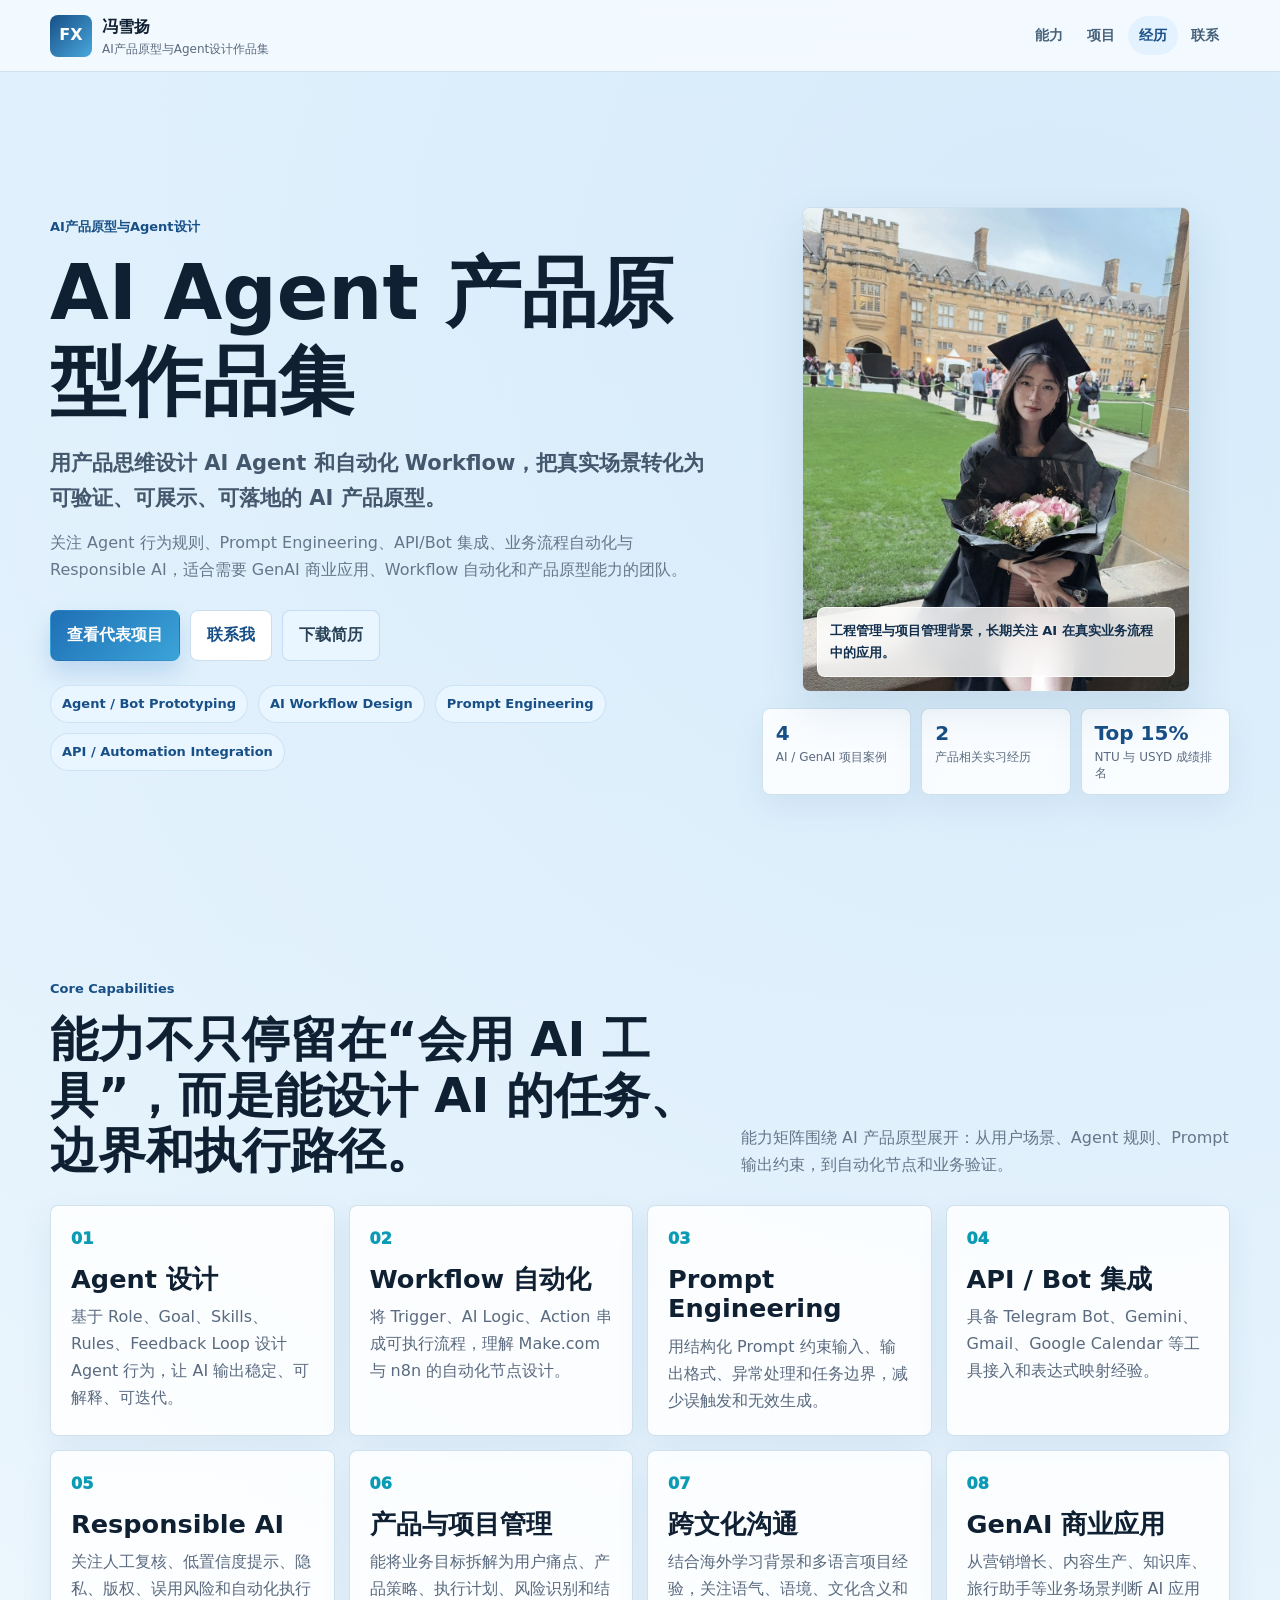
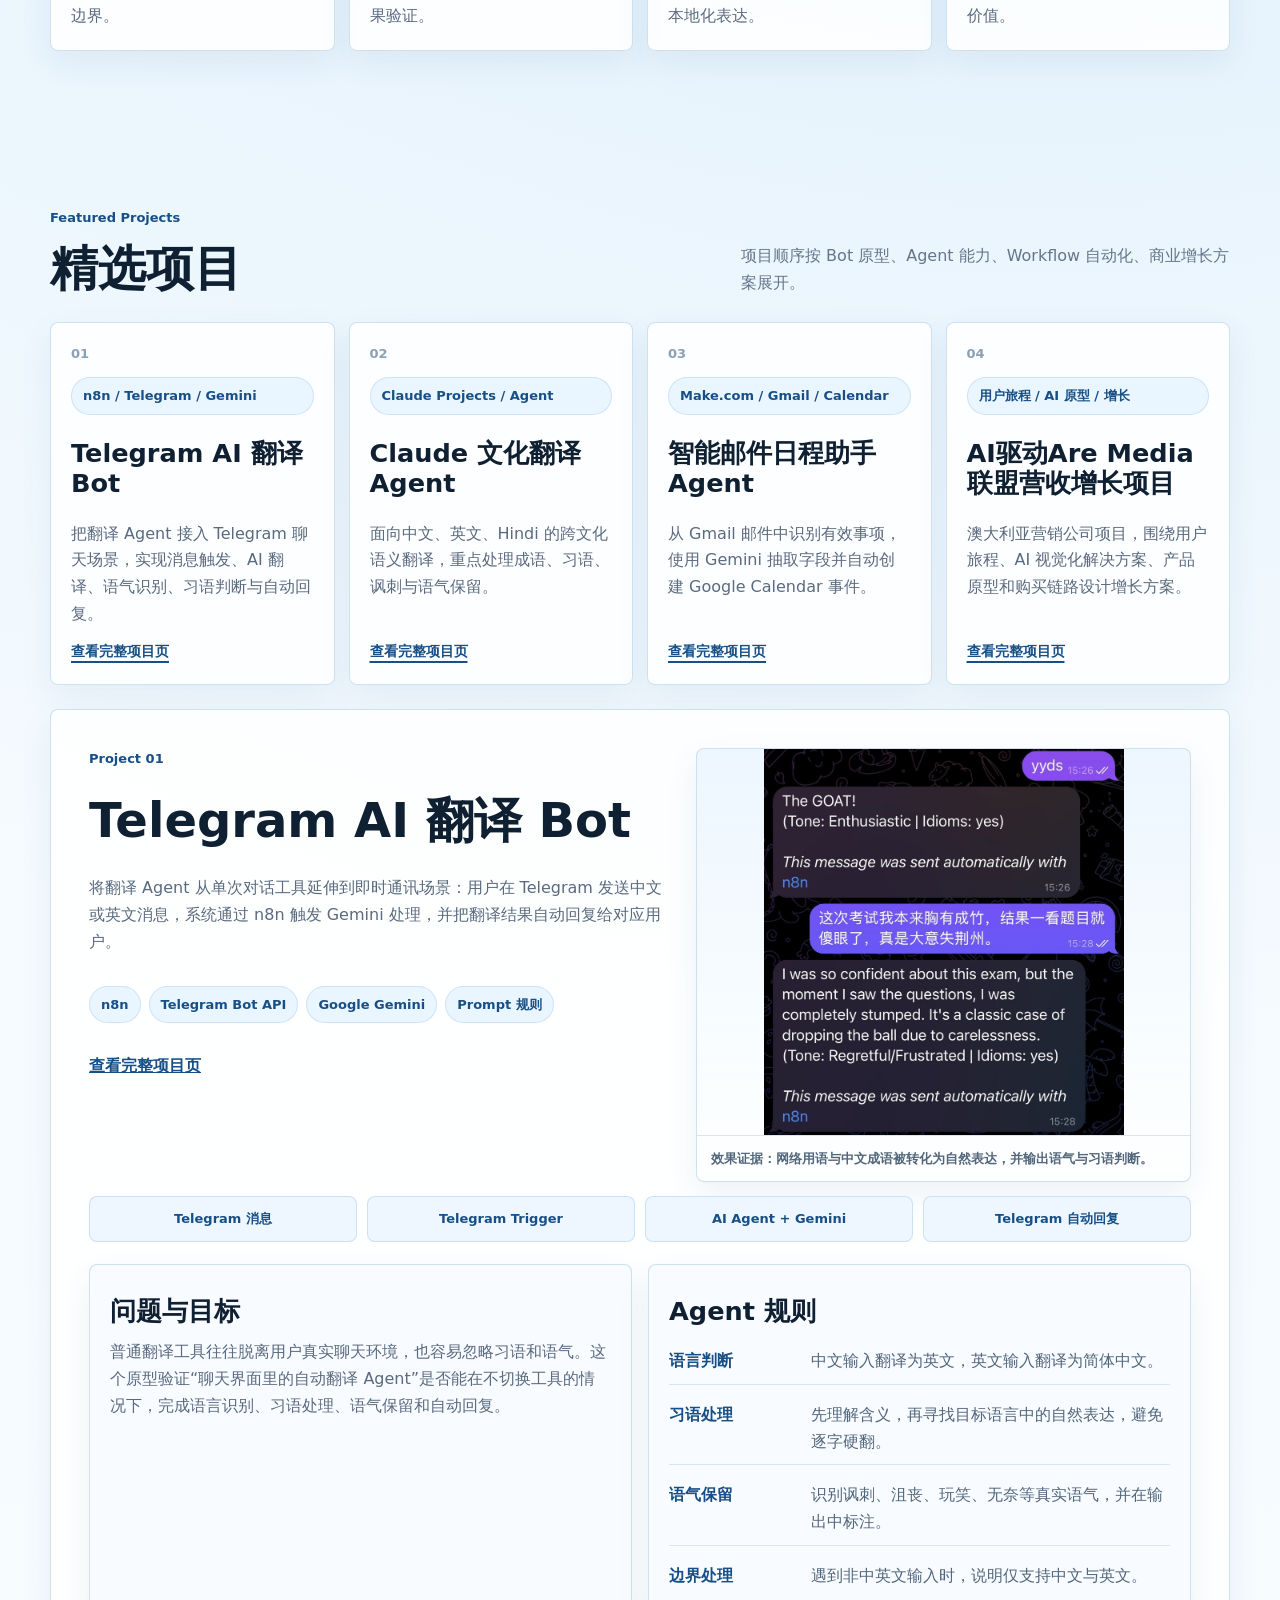
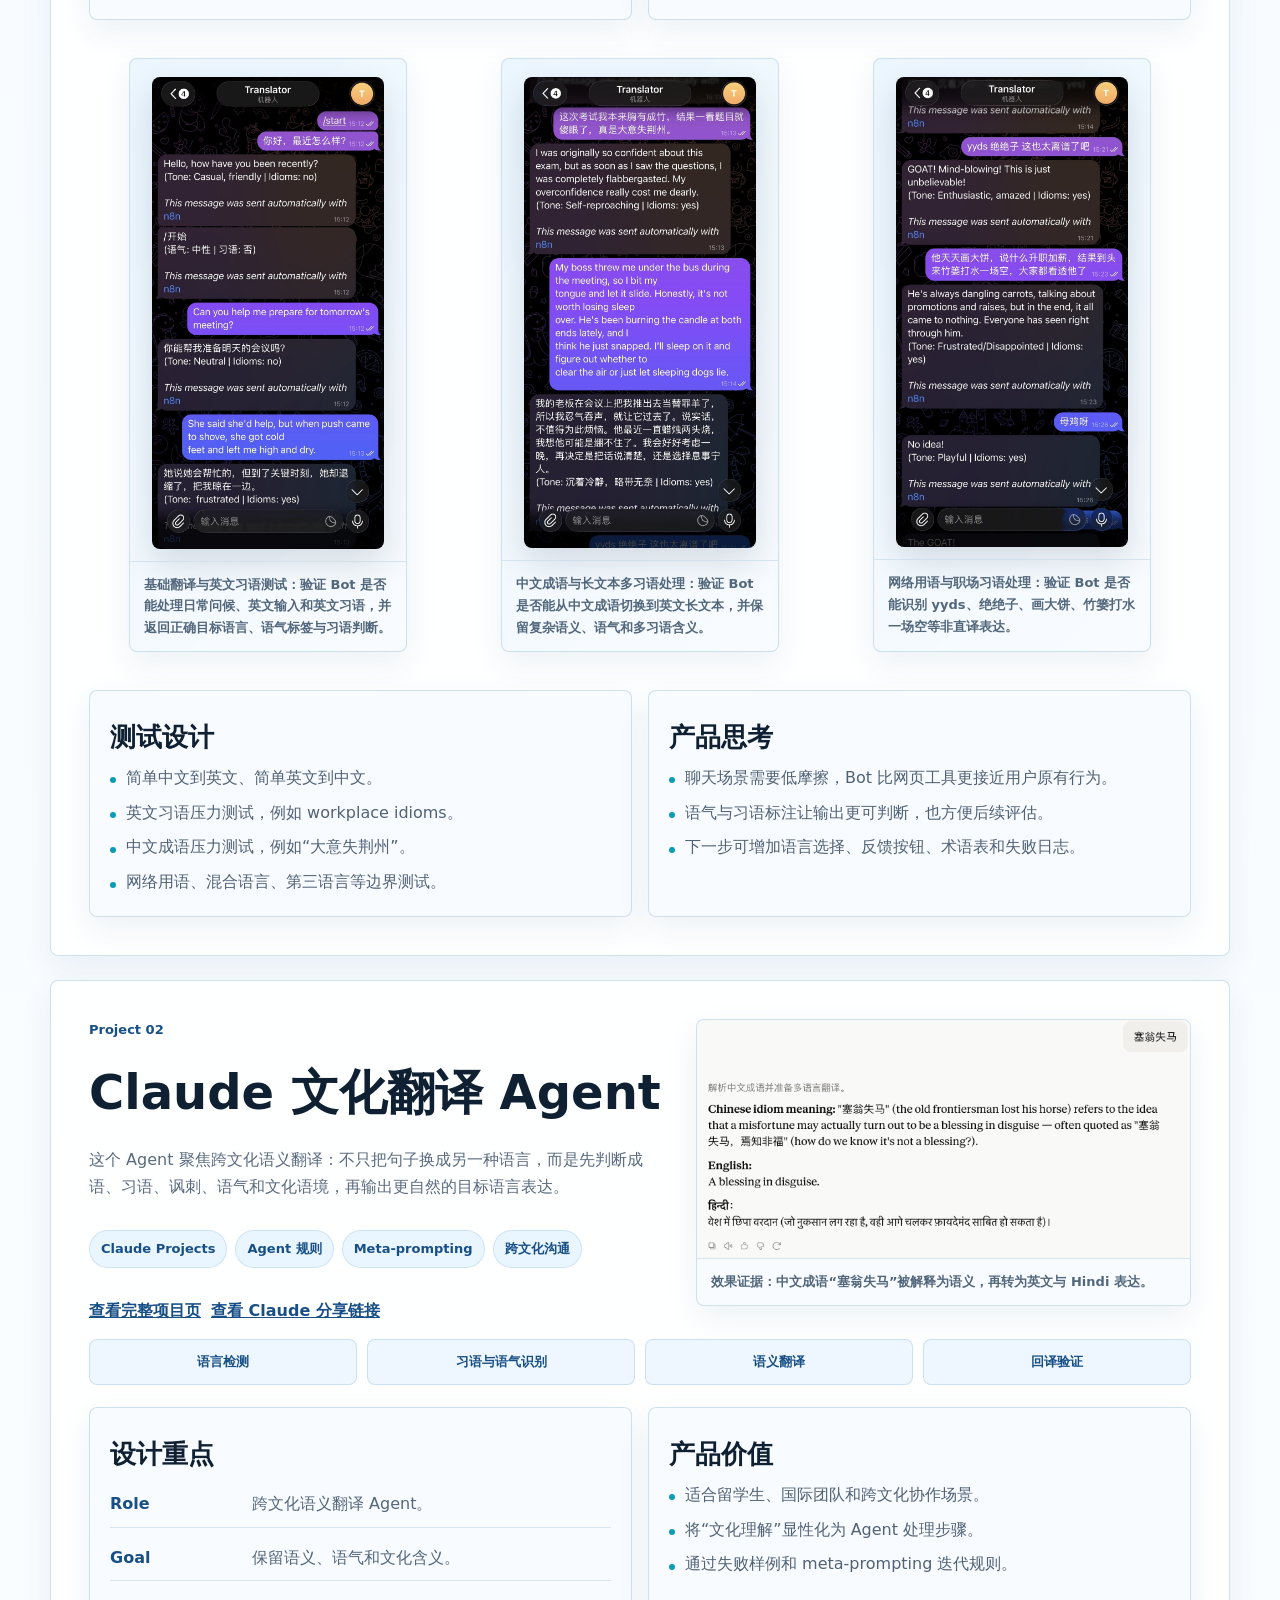
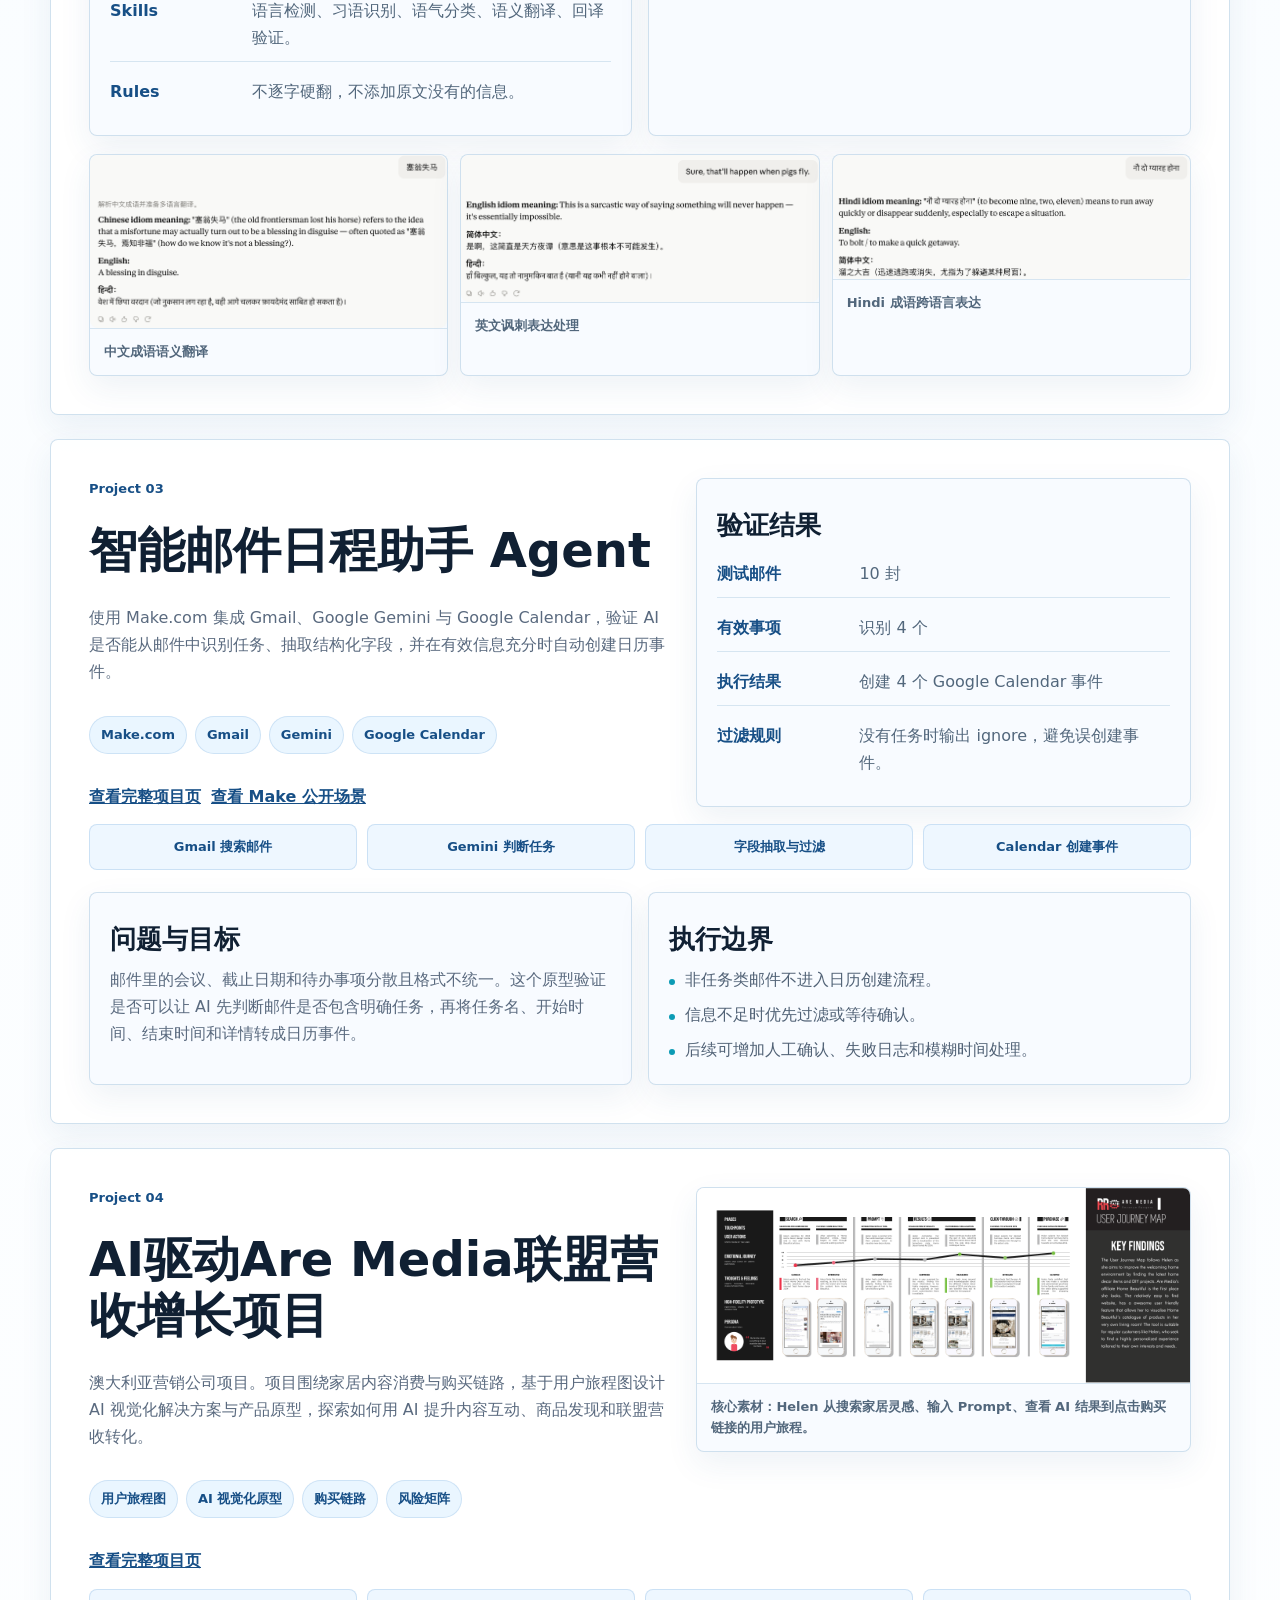
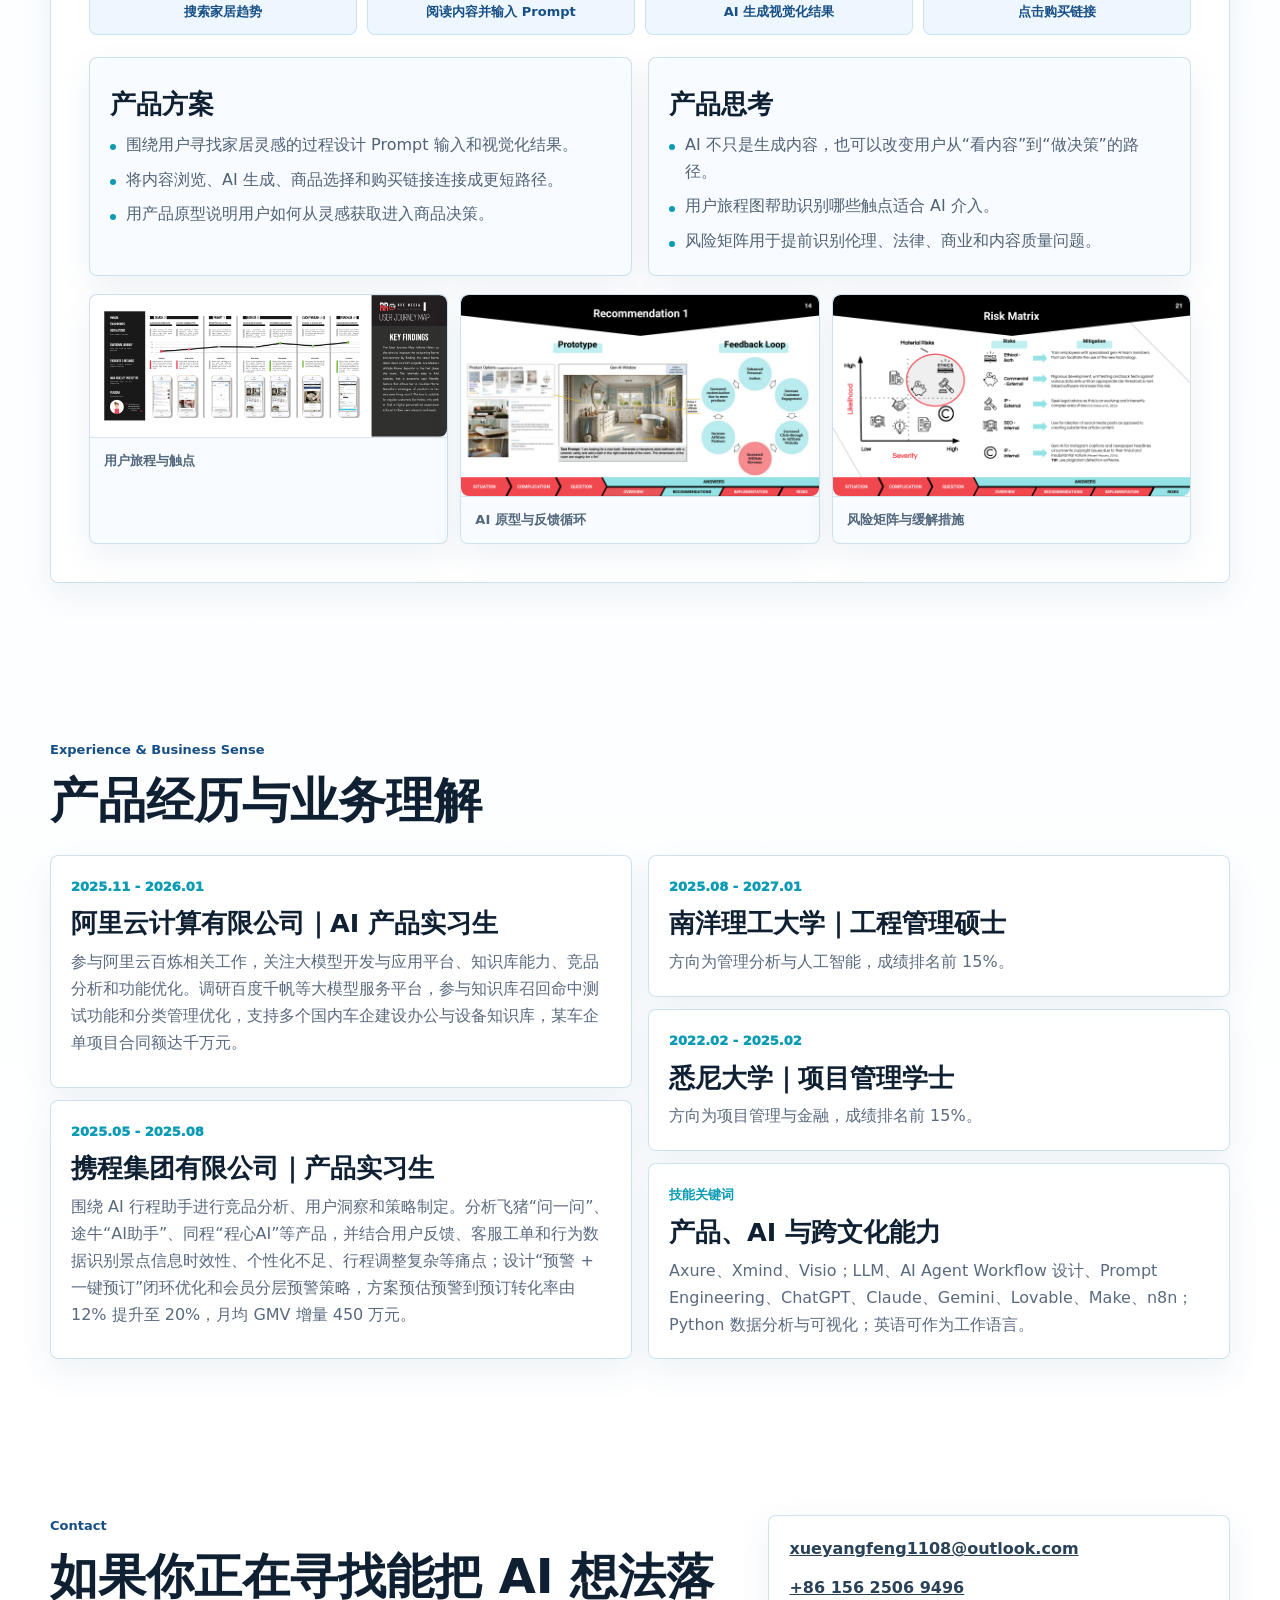
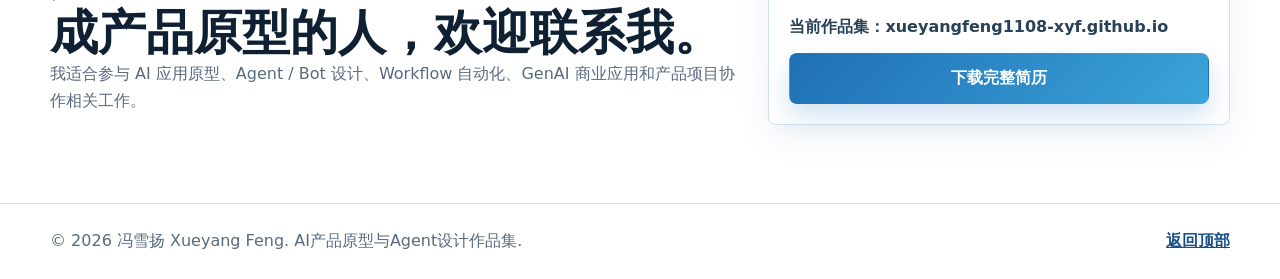
<file: index.html>
<!doctype html>
<html lang="zh-CN">
  <head>
    <meta charset="utf-8">
    <meta name="viewport" content="width=device-width, initial-scale=1">
    <meta name="description" content="冯雪扬的中文 AI Agent 产品作品集，展示 AI 产品原型、Agent 设计、Workflow 自动化、Prompt Engineering 与 GenAI 商业应用。">
    <title>冯雪扬｜AI产品原型与Agent设计作品集</title>
    <style>
      :root {
        --bg: #f6fbff;
        --surface: #ffffff;
        --surface-blue: #eef7ff;
        --surface-cool: #f8fbff;
        --ink: #102033;
        --muted: #5a6a7f;
        --soft: #dbeaf7;
        --line: #c9ddec;
        --blue: #317bc8;
        --blue-deep: #174f86;
        --cyan: #0c9bb5;
        --green: #377f73;
        --gold: #b17a2a;
        --shadow: 0 18px 44px rgba(33, 91, 135, 0.12);
        --radius: 8px;
        --max: 1180px;
      }

      * {
        box-sizing: border-box;
      }

      html {
        max-width: 100%;
        overflow-x: hidden;
        scroll-behavior: smooth;
      }

      body {
        max-width: 100%;
        overflow-x: hidden;
        margin: 0;
        color: var(--ink);
        background:
          radial-gradient(circle at 82% 4%, rgba(64, 153, 217, 0.14), transparent 30%),
          linear-gradient(180deg, #eef8ff 0%, #f8fcff 42%, #ffffff 100%);
        font-family: ui-sans-serif, system-ui, -apple-system, BlinkMacSystemFont, "Segoe UI", "PingFang SC", "Microsoft YaHei", Arial, sans-serif;
        line-height: 1.68;
      }

      body.menu-open {
        overflow: hidden;
      }

      a {
        color: inherit;
      }

      img {
        display: block;
        max-width: 100%;
        height: auto;
      }

      main img {
        cursor: zoom-in;
      }

      p {
        margin: 0;
        color: var(--muted);
      }

      h1,
      h2,
      h3,
      h4 {
        margin: 0;
        letter-spacing: 0;
        line-height: 1.16;
      }

      h1 {
        max-width: 780px;
        font-size: clamp(40px, 6vw, 76px);
      }

      h2 {
        font-size: clamp(28px, 4vw, 48px);
      }

      h3 {
        font-size: clamp(20px, 2vw, 26px);
      }

      h4 {
        font-size: 18px;
      }

      ul {
        margin: 0;
        padding: 0;
      }

      li {
        list-style: none;
      }

      .site-header {
        position: sticky;
        top: 0;
        z-index: 30;
        border-bottom: 1px solid rgba(201, 221, 236, 0.86);
        background: rgba(246, 251, 255, 0.9);
        backdrop-filter: blur(18px);
      }

      .header-inner {
        display: flex;
        align-items: center;
        justify-content: space-between;
        gap: 20px;
        width: min(var(--max), calc(100vw - 40px));
        min-width: 0;
        margin: 0 auto;
        padding: 14px 0;
      }

      .brand {
        display: inline-flex;
        align-items: center;
        min-width: 0;
        gap: 10px;
        text-decoration: none;
      }

      .brand-mark {
        display: grid;
        flex: 0 0 auto;
        width: 42px;
        height: 42px;
        place-items: center;
        border-radius: 8px;
        color: #fff;
        background: linear-gradient(135deg, #174f86, #49a8dd);
        font-weight: 900;
      }

      .brand-text {
        min-width: 0;
      }

      .brand strong,
      .brand small {
        display: block;
      }

      .brand strong {
        color: var(--ink);
      }

      .brand small {
        max-width: 280px;
        color: var(--muted);
        font-size: 12px;
        line-height: 1.35;
      }

      .nav {
        display: flex;
        align-items: center;
        justify-content: flex-end;
        gap: 2px;
      }

      .nav a {
        border-radius: 999px;
        padding: 8px 11px;
        color: #46617a;
        font-size: 14px;
        font-weight: 800;
        text-decoration: none;
        white-space: nowrap;
      }

      .nav a:hover,
      .nav a.active {
        color: var(--blue-deep);
        background: #e4f2ff;
      }

      .menu-button {
        display: none;
        width: 42px;
        height: 42px;
        border: 1px solid var(--line);
        border-radius: 8px;
        color: var(--blue-deep);
        background: #fff;
        font-size: 22px;
        font-weight: 900;
      }

      .container,
      .hero,
      .section {
        width: min(var(--max), calc(100vw - 40px));
        min-width: 0;
        margin: 0 auto;
      }

      .hero {
        display: grid;
        grid-template-columns: minmax(0, 1.18fr) minmax(320px, 0.82fr);
        align-items: center;
        gap: 38px;
        min-height: calc(100svh - 72px);
        padding: 72px 0 58px;
      }

      .hero-copy {
        min-width: 0;
      }

      .eyebrow {
        margin-bottom: 12px;
        color: var(--blue-deep);
        font-size: 13px;
        font-weight: 900;
        letter-spacing: 0;
      }

      .hero-lead {
        max-width: 760px;
        margin-top: 20px;
        color: #43576d;
        font-size: clamp(17px, 2vw, 21px);
        font-weight: 650;
      }

      .hero-mainline {
        max-width: 760px;
        margin-top: 14px;
        color: #66768a;
        font-size: 16px;
      }

      .hero-actions,
      .tag-row,
      .project-actions,
      .contact-links {
        display: flex;
        flex-wrap: wrap;
        gap: 10px;
        min-width: 0;
      }

      .hero-actions {
        margin-top: 26px;
      }

      .button {
        display: inline-flex;
        align-items: center;
        justify-content: center;
        min-height: 46px;
        max-width: 100%;
        border: 1px solid transparent;
        border-radius: 8px;
        padding: 11px 16px;
        font-weight: 900;
        text-decoration: none;
        overflow-wrap: anywhere;
        transition: transform 180ms ease, box-shadow 180ms ease, background 180ms ease;
      }

      .button:hover {
        transform: translateY(-2px);
      }

      .button.primary {
        color: #fff;
        background: linear-gradient(135deg, #1f6fb5, #3ba4d8);
        box-shadow: 0 12px 24px rgba(49, 123, 200, 0.22);
      }

      .button.secondary {
        color: var(--blue-deep);
        border-color: var(--line);
        background: #fff;
      }

      .button.ghost {
        color: #294257;
        border-color: rgba(49, 123, 200, 0.2);
        background: #eaf6ff;
      }

      .tag-row {
        margin-top: 24px;
      }

      .tag,
      .project-type,
      .mini-label {
        display: inline-flex;
        align-items: center;
        max-width: 100%;
        border: 1px solid rgba(49, 123, 200, 0.16);
        border-radius: 999px;
        padding: 7px 11px;
        color: var(--blue-deep);
        background: #eaf6ff;
        font-size: 13px;
        font-weight: 850;
        overflow-wrap: anywhere;
      }

      .hero-visual {
        min-width: 0;
      }

      .photo-frame {
        position: relative;
        overflow: hidden;
        border: 1px solid rgba(201, 221, 236, 0.9);
        border-radius: 8px;
        background: var(--surface);
        box-shadow: var(--shadow);
      }

      .photo-frame img {
        width: 100%;
        aspect-ratio: 4 / 5;
        object-fit: cover;
      }

      .photo-note {
        position: absolute;
        left: 14px;
        right: 14px;
        bottom: 14px;
        border: 1px solid rgba(255, 255, 255, 0.72);
        border-radius: 8px;
        padding: 12px;
        color: #12304d;
        background: rgba(255, 255, 255, 0.82);
        backdrop-filter: blur(12px);
        font-size: 13px;
        font-weight: 750;
      }

      .hero-stats {
        display: grid;
        grid-template-columns: repeat(3, minmax(0, 1fr));
        gap: 10px;
        margin-top: 12px;
      }

      .hero-stats article,
      .card,
      .project-card,
      .case-study,
      .panel,
      .image-panel,
      .timeline-item,
      .contact-card {
        border: 1px solid rgba(201, 221, 236, 0.86);
        border-radius: 8px;
        background: rgba(255, 255, 255, 0.84);
        box-shadow: 0 12px 32px rgba(33, 91, 135, 0.08);
      }

      .hero-stats article {
        min-width: 0;
        padding: 13px;
      }

      .hero-stats strong {
        display: block;
        color: var(--blue-deep);
        font-size: 20px;
        line-height: 1.1;
      }

      .hero-stats span {
        display: block;
        margin-top: 5px;
        color: var(--muted);
        font-size: 12px;
        line-height: 1.35;
      }

      .section {
        padding: 78px 0;
      }

      .section-heading {
        display: grid;
        grid-template-columns: minmax(0, 0.86fr) minmax(280px, 0.64fr);
        gap: 34px;
        align-items: end;
        margin-bottom: 26px;
      }

      .section-heading p:last-child {
        color: #65768a;
      }

      .grid {
        display: grid;
        gap: 14px;
        min-width: 0;
      }

      .grid.skills {
        grid-template-columns: repeat(4, minmax(0, 1fr));
      }

      .grid.projects {
        grid-template-columns: repeat(4, minmax(0, 1fr));
      }

      .card,
      .project-card,
      .panel,
      .timeline-item,
      .contact-card {
        min-width: 0;
        padding: 20px;
      }

      .card h3,
      .project-card h3,
      .panel h3,
      .timeline-item h3 {
        margin-top: 12px;
      }

      .card p,
      .project-card p,
      .timeline-item p {
        margin-top: 10px;
      }

      .card-number {
        color: var(--cyan);
        font-weight: 950;
      }

      .project-card {
        position: relative;
        display: flex;
        flex-direction: column;
        gap: 12px;
        min-height: 100%;
        text-decoration: none;
        transition: transform 180ms ease, box-shadow 180ms ease, border-color 180ms ease;
      }

      .project-card:hover {
        transform: translateY(-4px);
        border-color: rgba(49, 123, 200, 0.42);
        box-shadow: var(--shadow);
      }

      .project-action {
        margin-top: auto;
        color: var(--blue-deep);
        font-size: 14px;
        font-weight: 950;
        text-decoration: underline;
        text-decoration-thickness: 2px;
        text-underline-offset: 5px;
      }

      .project-index {
        color: #8aa1b6;
        font-size: 13px;
        font-weight: 900;
      }

      .check-list {
        display: grid;
        gap: 8px;
        color: #516276;
      }

      .check-list li {
        position: relative;
        min-width: 0;
        padding-left: 16px;
        overflow-wrap: anywhere;
      }

      .check-list li::before {
        position: absolute;
        left: 0;
        top: 0.78em;
        width: 6px;
        height: 6px;
        border-radius: 99px;
        background: var(--cyan);
        content: "";
      }

      .case-study {
        min-width: 0;
        margin-top: 24px;
        padding: clamp(22px, 4vw, 38px);
        scroll-margin-top: 92px;
      }

      .case-top {
        display: grid;
        grid-template-columns: minmax(0, 0.92fr) minmax(320px, 0.78fr);
        gap: 24px;
        align-items: start;
      }

      .case-top h2,
      .case-copy h3 {
        margin-bottom: 14px;
      }

      .case-intro {
        display: grid;
        gap: 12px;
      }

      .meta-row {
        display: flex;
        flex-wrap: wrap;
        gap: 8px;
        margin-top: 18px;
      }

      .flow {
        display: grid;
        grid-template-columns: repeat(4, minmax(0, 1fr));
        gap: 10px;
        margin-top: 14px;
      }

      .flow span {
        min-width: 0;
        border: 1px solid rgba(49, 123, 200, 0.18);
        border-radius: 8px;
        padding: 11px;
        color: #174f86;
        background: #eef7ff;
        font-size: 13px;
        font-weight: 850;
        text-align: center;
        overflow-wrap: anywhere;
      }

      .case-body {
        display: grid;
        grid-template-columns: minmax(0, 1fr) minmax(0, 1fr);
        gap: 16px;
        margin-top: 22px;
      }

      .panel {
        background: var(--surface-cool);
      }

      .panel h3 {
        margin-bottom: 12px;
      }

      .info-table {
        display: grid;
        gap: 8px;
      }

      .info-table div {
        display: grid;
        grid-template-columns: 130px minmax(0, 1fr);
        gap: 12px;
        border-bottom: 1px solid rgba(201, 221, 236, 0.72);
        padding: 9px 0;
      }

      .info-table div:last-child {
        border-bottom: 0;
      }

      .info-table strong {
        color: var(--blue-deep);
      }

      .info-table span {
        min-width: 0;
        color: #52677c;
        overflow-wrap: anywhere;
      }

      .image-panel {
        overflow: hidden;
        min-width: 0;
        background: #f8fbff;
      }

      .image-panel img {
        width: 100%;
      }

      .image-caption {
        border-top: 1px solid rgba(201, 221, 236, 0.72);
        padding: 12px 14px;
        color: #52677c;
        font-size: 13px;
        font-weight: 750;
      }

      .image-grid {
        display: grid;
        grid-template-columns: repeat(3, minmax(0, 1fr));
        gap: 12px;
        margin-top: 18px;
      }

      .image-grid.telegram {
        grid-template-columns: repeat(4, minmax(0, 1fr));
      }

      .image-grid img {
        width: 100%;
        border-radius: 8px;
        object-fit: cover;
      }

      .image-grid.telegram img {
        aspect-ratio: 9 / 14;
      }

      .telegram-shot-panel {
        display: grid;
        background:
          linear-gradient(180deg, rgba(234, 246, 255, 0.82), rgba(255, 255, 255, 0.92)),
          #f8fbff;
      }

      .telegram-shot-panel img {
        width: auto;
        max-width: min(100%, 360px);
        max-height: 440px;
        margin: 0 auto;
        object-fit: contain;
      }

      .telegram-demo {
        display: grid;
        grid-template-columns: repeat(3, minmax(0, 1fr));
        gap: 14px;
        margin-top: 22px;
      }

      .telegram-proof {
        display: grid;
        min-width: 0;
        justify-items: center;
        gap: 12px;
        align-content: start;
        background:
          linear-gradient(135deg, rgba(234, 246, 255, 0.95), rgba(248, 251, 255, 0.94)),
          #f8fbff;
      }

      .telegram-proof img {
        width: auto;
        max-width: min(310px, 84%);
        max-height: 500px;
        border-radius: 8px;
        object-fit: contain;
        box-shadow: 0 14px 34px rgba(15, 35, 55, 0.14);
        margin: 18px auto 0;
      }

      .telegram-proof .image-caption {
        width: 100%;
      }

      .link-row {
        display: flex;
        flex-wrap: wrap;
        gap: 10px;
        margin-top: 18px;
      }

      .text-link {
        display: inline-flex;
        max-width: 100%;
        color: var(--blue-deep);
        font-weight: 900;
        overflow-wrap: anywhere;
      }

      .experience-grid {
        display: grid;
        grid-template-columns: minmax(0, 1fr) minmax(0, 1fr);
        gap: 16px;
      }

      .timeline {
        display: grid;
        gap: 12px;
      }

      .timeline-item span {
        display: block;
        margin-bottom: 8px;
        color: var(--cyan);
        font-size: 13px;
        font-weight: 950;
      }

      .contact-section {
        display: grid;
        grid-template-columns: minmax(0, 0.9fr) minmax(300px, 0.6fr);
        gap: 26px;
        align-items: stretch;
      }

      .contact-card {
        display: grid;
        gap: 12px;
        align-content: center;
      }

      .contact-card a:not(.button),
      .contact-card span {
        display: block;
        color: #294257;
        font-weight: 850;
        overflow-wrap: anywhere;
      }

      .site-footer {
        border-top: 1px solid rgba(201, 221, 236, 0.86);
        padding: 24px 0;
      }

      .image-lightbox {
        position: fixed;
        inset: 0;
        z-index: 100;
        display: none;
        align-items: center;
        justify-content: center;
        padding: 28px;
        background: rgba(10, 26, 42, 0.78);
      }

      .image-lightbox.open {
        display: flex;
      }

      .lightbox-content {
        position: relative;
        display: grid;
        gap: 12px;
        width: min(100%, 980px);
        max-height: calc(100svh - 56px);
      }

      .lightbox-content img {
        width: auto;
        max-width: 100%;
        max-height: calc(100svh - 132px);
        margin: 0 auto;
        border-radius: 8px;
        object-fit: contain;
        background: #fff;
        box-shadow: 0 24px 70px rgba(0, 0, 0, 0.32);
        cursor: default;
      }

      .lightbox-caption {
        color: #f3f9ff;
        font-size: 14px;
        font-weight: 750;
        text-align: center;
      }

      .lightbox-close {
        position: absolute;
        top: -16px;
        right: -16px;
        display: grid;
        width: 40px;
        height: 40px;
        place-items: center;
        border: 1px solid rgba(255, 255, 255, 0.55);
        border-radius: 999px;
        color: #fff;
        background: rgba(12, 31, 49, 0.82);
        font-size: 24px;
        line-height: 1;
        cursor: pointer;
      }

      .footer-inner {
        display: flex;
        align-items: center;
        justify-content: space-between;
        gap: 16px;
        width: min(var(--max), calc(100vw - 40px));
        min-width: 0;
        margin: 0 auto;
      }

      .footer-inner a {
        color: var(--blue-deep);
        font-weight: 900;
      }

      .reveal {
        opacity: 0;
        transform: translateY(16px);
        transition: opacity 520ms ease, transform 520ms ease;
      }

      .reveal.visible {
        opacity: 1;
        transform: translateY(0);
      }

      @media (prefers-reduced-motion: reduce) {
        html {
          scroll-behavior: auto;
        }

        .reveal,
        .project-card,
        .button {
          transition: none;
        }
      }

      @media (max-width: 980px) {
        .header-inner,
        .container,
        .hero,
        .section,
        .footer-inner {
          width: min(100% - 28px, var(--max));
        }

        .menu-button {
          display: inline-grid;
          place-items: center;
        }

        .nav {
          position: fixed;
          inset: 70px 14px auto 14px;
          display: none;
          grid-template-columns: 1fr;
          border: 1px solid var(--line);
          border-radius: 8px;
          padding: 10px;
          background: rgba(255, 255, 255, 0.96);
          box-shadow: var(--shadow);
        }

        .nav.open {
          display: grid;
        }

        .nav a {
          padding: 12px;
          white-space: normal;
        }

        .hero,
        .section-heading,
        .case-top,
        .case-body,
        .experience-grid,
        .contact-section {
          grid-template-columns: 1fr;
        }

        .hero {
          padding-top: 48px;
        }

        .photo-frame {
          max-width: 560px;
          margin: 0 auto;
        }

        .grid.skills,
        .grid.projects {
          grid-template-columns: repeat(2, minmax(0, 1fr));
        }

        .flow {
          grid-template-columns: repeat(2, minmax(0, 1fr));
        }

        .telegram-shot-panel img {
          max-width: min(100%, 310px);
          max-height: 410px;
        }

        .telegram-demo {
          grid-template-columns: 1fr;
        }

        .telegram-proof img {
          max-width: min(100%, 300px);
          max-height: 500px;
        }

        .image-grid,
        .image-grid.telegram {
          grid-template-columns: repeat(2, minmax(0, 1fr));
        }
      }

      @media (max-width: 620px) {
        .header-inner,
        .container,
        .hero,
        .section,
        .footer-inner {
          width: min(100% - 24px, var(--max));
        }

        .brand small {
          display: none;
        }

        .hero {
          min-height: auto;
          padding: 32px 0 46px;
        }

        .section {
          padding: 54px 0;
        }

        .hero-stats,
        .grid.skills,
        .grid.projects,
        .flow,
        .image-grid,
        .image-grid.telegram {
          grid-template-columns: 1fr;
        }

        .hero-actions,
        .project-actions,
        .contact-links {
          display: grid;
          grid-template-columns: 1fr;
        }

        .button {
          width: 100%;
        }

        .info-table div {
          grid-template-columns: 1fr;
          gap: 4px;
        }

        .photo-note {
          position: static;
          border-right: 0;
          border-bottom: 0;
          border-left: 0;
          border-radius: 0;
        }

        .case-study {
          padding: 18px;
        }

        .footer-inner {
          display: grid;
        }

        .image-lightbox {
          padding: 18px;
        }

        .lightbox-close {
          top: -10px;
          right: -6px;
        }
      }
    </style>
  </head>
  <body>
    <header class="site-header">
      <div class="header-inner">
        <a class="brand" href="#top" aria-label="返回页面顶部">
          <span class="brand-mark">FX</span>
          <span class="brand-text">
            <strong>冯雪扬</strong>
            <small>AI产品原型与Agent设计作品集</small>
          </span>
        </a>
        <button class="menu-button" type="button" aria-label="打开导航" aria-expanded="false" data-menu-button>≡</button>
        <nav class="nav" aria-label="页面导航" data-nav>
          <a href="#skills">能力</a>
          <a href="#projects">项目</a>
          <a href="#experience">经历</a>
          <a href="#contact">联系</a>
        </nav>
      </div>
    </header>

    <main id="top">
      <section class="hero">
        <div class="hero-copy reveal">
          <p class="eyebrow">AI产品原型与Agent设计</p>
          <h1>AI Agent 产品原型作品集</h1>
          <p class="hero-lead">用产品思维设计 AI Agent 和自动化 Workflow，把真实场景转化为可验证、可展示、可落地的 AI 产品原型。</p>
          <p class="hero-mainline">关注 Agent 行为规则、Prompt Engineering、API/Bot 集成、业务流程自动化与 Responsible AI，适合需要 GenAI 商业应用、Workflow 自动化和产品原型能力的团队。</p>
          <div class="hero-actions">
            <a class="button primary" href="#projects">查看代表项目</a>
            <a class="button secondary" href="#contact">联系我</a>
            <a class="button ghost" href="assets/xueyang-feng-resume.pdf" download>下载简历</a>
          </div>
          <div class="tag-row" aria-label="核心能力标签">
            <span class="tag">Agent / Bot Prototyping</span>
            <span class="tag">AI Workflow Design</span>
            <span class="tag">Prompt Engineering</span>
            <span class="tag">API / Automation Integration</span>
          </div>
        </div>
        <aside class="hero-visual reveal" aria-label="个人形象照与概览">
          <figure class="photo-frame">
            <img src="assets/portfolio/profile-graduation-soft.jpg" alt="冯雪扬本科毕业照">
            <figcaption class="photo-note">工程管理与项目管理背景，长期关注 AI 在真实业务流程中的应用。</figcaption>
          </figure>
          <div class="hero-stats" aria-label="背景概览">
            <article><strong>4</strong><span>AI / GenAI 项目案例</span></article>
            <article><strong>2</strong><span>产品相关实习经历</span></article>
            <article><strong>Top 15%</strong><span>NTU 与 USYD 成绩排名</span></article>
          </div>
        </aside>
      </section>

      <section class="section" id="skills">
        <div class="section-heading reveal">
          <div>
            <p class="eyebrow">Core Capabilities</p>
            <h2>能力不只停留在“会用 AI 工具”，而是能设计 AI 的任务、边界和执行路径。</h2>
          </div>
          <p>能力矩阵围绕 AI 产品原型展开：从用户场景、Agent 规则、Prompt 输出约束，到自动化节点和业务验证。</p>
        </div>
        <div class="grid skills">
          <article class="card reveal"><span class="card-number">01</span><h3>Agent 设计</h3><p>基于 Role、Goal、Skills、Rules、Feedback Loop 设计 Agent 行为，让 AI 输出稳定、可解释、可迭代。</p></article>
          <article class="card reveal"><span class="card-number">02</span><h3>Workflow 自动化</h3><p>将 Trigger、AI Logic、Action 串成可执行流程，理解 Make.com 与 n8n 的自动化节点设计。</p></article>
          <article class="card reveal"><span class="card-number">03</span><h3>Prompt Engineering</h3><p>用结构化 Prompt 约束输入、输出格式、异常处理和任务边界，减少误触发和无效生成。</p></article>
          <article class="card reveal"><span class="card-number">04</span><h3>API / Bot 集成</h3><p>具备 Telegram Bot、Gemini、Gmail、Google Calendar 等工具接入和表达式映射经验。</p></article>
          <article class="card reveal"><span class="card-number">05</span><h3>Responsible AI</h3><p>关注人工复核、低置信度提示、隐私、版权、误用风险和自动化执行边界。</p></article>
          <article class="card reveal"><span class="card-number">06</span><h3>产品与项目管理</h3><p>能将业务目标拆解为用户痛点、产品策略、执行计划、风险识别和结果验证。</p></article>
          <article class="card reveal"><span class="card-number">07</span><h3>跨文化沟通</h3><p>结合海外学习背景和多语言项目经验，关注语气、语境、文化含义和本地化表达。</p></article>
          <article class="card reveal"><span class="card-number">08</span><h3>GenAI 商业应用</h3><p>从营销增长、内容生产、知识库、旅行助手等业务场景判断 AI 应用价值。</p></article>
        </div>
      </section>

      <section class="section" id="projects">
        <div class="section-heading reveal">
          <div>
            <p class="eyebrow">Featured Projects</p>
            <h2>精选项目</h2>
          </div>
          <p>项目顺序按 Bot 原型、Agent 能力、Workflow 自动化、商业增长方案展开。</p>
        </div>
        <div class="grid projects">
          <a class="project-card reveal" href="./projects/telegram-translation-bot/index.html">
            <span class="project-index">01</span>
            <span class="project-type">n8n / Telegram / Gemini</span>
            <h3>Telegram AI 翻译 Bot</h3>
            <p>把翻译 Agent 接入 Telegram 聊天场景，实现消息触发、AI 翻译、语气识别、习语判断与自动回复。</p>
            <span class="project-action">查看完整项目页</span>
          </a>
          <a class="project-card reveal" href="./projects/cultural-translation-agent/index.html">
            <span class="project-index">02</span>
            <span class="project-type">Claude Projects / Agent</span>
            <h3>Claude 文化翻译 Agent</h3>
            <p>面向中文、英文、Hindi 的跨文化语义翻译，重点处理成语、习语、讽刺与语气保留。</p>
            <span class="project-action">查看完整项目页</span>
          </a>
          <a class="project-card reveal" href="./projects/smart-email-schedule-agent/index.html">
            <span class="project-index">03</span>
            <span class="project-type">Make.com / Gmail / Calendar</span>
            <h3>智能邮件日程助手 Agent</h3>
            <p>从 Gmail 邮件中识别有效事项，使用 Gemini 抽取字段并自动创建 Google Calendar 事件。</p>
            <span class="project-action">查看完整项目页</span>
          </a>
          <a class="project-card reveal" href="./projects/are-media-affiliate-growth/index.html">
            <span class="project-index">04</span>
            <span class="project-type">用户旅程 / AI 原型 / 增长</span>
            <h3>AI驱动Are Media联盟营收增长项目</h3>
            <p>澳大利亚营销公司项目，围绕用户旅程、AI 视觉化解决方案、产品原型和购买链路设计增长方案。</p>
            <span class="project-action">查看完整项目页</span>
          </a>
        </div>

        <article class="case-study reveal" id="telegram-bot">
          <div class="case-top">
            <div class="case-intro">
              <p class="eyebrow">Project 01</p>
              <h2>Telegram AI 翻译 Bot</h2>
              <p>将翻译 Agent 从单次对话工具延伸到即时通讯场景：用户在 Telegram 发送中文或英文消息，系统通过 n8n 触发 Gemini 处理，并把翻译结果自动回复给对应用户。</p>
              <div class="meta-row">
                <span class="mini-label">n8n</span>
                <span class="mini-label">Telegram Bot API</span>
                <span class="mini-label">Google Gemini</span>
                <span class="mini-label">Prompt 规则</span>
              </div>
              <div class="link-row">
                <a class="text-link" href="./projects/telegram-translation-bot/index.html">查看完整项目页</a>
              </div>
            </div>
            <div class="image-panel telegram-shot-panel">
              <img src="assets/portfolio/telegram/telegram-hero-slang-idiom.jpg" alt="Telegram 翻译 Bot 网络用语与中文成语翻译效果截图">
              <div class="image-caption">效果证据：网络用语与中文成语被转化为自然表达，并输出语气与习语判断。</div>
            </div>
          </div>
          <div class="flow" aria-label="Telegram Bot 工作流">
            <span>Telegram 消息</span>
            <span>Telegram Trigger</span>
            <span>AI Agent + Gemini</span>
            <span>Telegram 自动回复</span>
          </div>
          <div class="case-body">
            <section class="panel">
              <h3>问题与目标</h3>
              <p>普通翻译工具往往脱离用户真实聊天环境，也容易忽略习语和语气。这个原型验证“聊天界面里的自动翻译 Agent”是否能在不切换工具的情况下，完成语言识别、习语处理、语气保留和自动回复。</p>
            </section>
            <section class="panel">
              <h3>Agent 规则</h3>
              <div class="info-table">
                <div><strong>语言判断</strong><span>中文输入翻译为英文，英文输入翻译为简体中文。</span></div>
                <div><strong>习语处理</strong><span>先理解含义，再寻找目标语言中的自然表达，避免逐字硬翻。</span></div>
                <div><strong>语气保留</strong><span>识别讽刺、沮丧、玩笑、无奈等真实语气，并在输出中标注。</span></div>
                <div><strong>边界处理</strong><span>遇到非中英文输入时，说明仅支持中文与英文。</span></div>
              </div>
            </section>
          </div>
          <div class="telegram-demo" aria-label="Telegram Bot 测试截图">
            <figure class="image-panel telegram-proof">
              <img src="assets/portfolio/telegram/telegram-basic-idiom-flow.jpg" alt="Telegram Bot 基础问候与英文习语翻译效果截图">
              <figcaption class="image-caption">基础翻译与英文习语测试：验证 Bot 是否能处理日常问候、英文输入和英文习语，并返回正确目标语言、语气标签与习语判断。</figcaption>
            </figure>
            <figure class="image-panel telegram-proof">
              <img src="assets/portfolio/telegram/telegram-long-idiom-flow.jpg" alt="Telegram Bot 中文成语与长文本多习语翻译效果截图">
              <figcaption class="image-caption">中文成语与长文本多习语处理：验证 Bot 是否能从中文成语切换到英文长文本，并保留复杂语义、语气和多习语含义。</figcaption>
            </figure>
            <figure class="image-panel telegram-proof">
              <img src="assets/portfolio/telegram/telegram-slang-idiom-flow.jpg" alt="Telegram Bot 网络用语、职场习语与中文口语翻译效果截图">
              <figcaption class="image-caption">网络用语与职场习语处理：验证 Bot 是否能识别 yyds、绝绝子、画大饼、竹篓打水一场空等非直译表达。</figcaption>
            </figure>
          </div>
          <div class="case-body">
            <section class="panel">
              <h3>测试设计</h3>
              <ul class="check-list">
                <li>简单中文到英文、简单英文到中文。</li>
                <li>英文习语压力测试，例如 workplace idioms。</li>
                <li>中文成语压力测试，例如“大意失荆州”。</li>
                <li>网络用语、混合语言、第三语言等边界测试。</li>
              </ul>
            </section>
            <section class="panel">
              <h3>产品思考</h3>
              <ul class="check-list">
                <li>聊天场景需要低摩擦，Bot 比网页工具更接近用户原有行为。</li>
                <li>语气与习语标注让输出更可判断，也方便后续评估。</li>
                <li>下一步可增加语言选择、反馈按钮、术语表和失败日志。</li>
              </ul>
            </section>
          </div>
        </article>

        <article class="case-study reveal" id="claude-agent">
          <div class="case-top">
            <div class="case-intro">
              <p class="eyebrow">Project 02</p>
              <h2>Claude 文化翻译 Agent</h2>
              <p>这个 Agent 聚焦跨文化语义翻译：不只把句子换成另一种语言，而是先判断成语、习语、讽刺、语气和文化语境，再输出更自然的目标语言表达。</p>
              <div class="meta-row">
                <span class="mini-label">Claude Projects</span>
                <span class="mini-label">Agent 规则</span>
                <span class="mini-label">Meta-prompting</span>
                <span class="mini-label">跨文化沟通</span>
              </div>
              <div class="link-row">
                <a class="text-link" href="./projects/cultural-translation-agent/index.html">查看完整项目页</a>
                <a class="text-link" href="https://claude.ai/share/8763f1f1-13f9-4487-a1bd-3abbbd545d3c" target="_blank" rel="noreferrer">查看 Claude 分享链接</a>
              </div>
            </div>
            <div class="image-panel">
              <img src="assets/portfolio/cultural/chinese-idiom-example.png" alt="Claude 文化翻译 Agent 处理塞翁失马案例截图">
              <div class="image-caption">效果证据：中文成语“塞翁失马”被解释为语义，再转为英文与 Hindi 表达。</div>
            </div>
          </div>
          <div class="flow" aria-label="Claude 文化翻译 Agent 设计流程">
            <span>语言检测</span>
            <span>习语与语气识别</span>
            <span>语义翻译</span>
            <span>回译验证</span>
          </div>
          <div class="case-body">
            <section class="panel">
              <h3>设计重点</h3>
              <div class="info-table">
                <div><strong>Role</strong><span>跨文化语义翻译 Agent。</span></div>
                <div><strong>Goal</strong><span>保留语义、语气和文化含义。</span></div>
                <div><strong>Skills</strong><span>语言检测、习语识别、语气分类、语义翻译、回译验证。</span></div>
                <div><strong>Rules</strong><span>不逐字硬翻，不添加原文没有的信息。</span></div>
              </div>
            </section>
            <section class="panel">
              <h3>产品价值</h3>
              <ul class="check-list">
                <li>适合留学生、国际团队和跨文化协作场景。</li>
                <li>将“文化理解”显性化为 Agent 处理步骤。</li>
                <li>通过失败样例和 meta-prompting 迭代规则。</li>
              </ul>
            </section>
          </div>
          <div class="image-grid" aria-label="Claude 文化翻译 Agent 案例截图">
            <div class="image-panel"><img src="assets/portfolio/cultural/chinese-idiom-example.png" alt="中文成语翻译案例"><div class="image-caption">中文成语语义翻译</div></div>
            <div class="image-panel"><img src="assets/portfolio/cultural/english-sarcasm-example.png" alt="英文讽刺习语翻译案例"><div class="image-caption">英文讽刺表达处理</div></div>
            <div class="image-panel"><img src="assets/portfolio/cultural/hindi-idiom-example.png" alt="Hindi 成语翻译案例"><div class="image-caption">Hindi 成语跨语言表达</div></div>
          </div>
        </article>

        <article class="case-study reveal" id="email-agent">
          <div class="case-top">
            <div class="case-intro">
              <p class="eyebrow">Project 03</p>
              <h2>智能邮件日程助手 Agent</h2>
              <p>使用 Make.com 集成 Gmail、Google Gemini 与 Google Calendar，验证 AI 是否能从邮件中识别任务、抽取结构化字段，并在有效信息充分时自动创建日历事件。</p>
              <div class="meta-row">
                <span class="mini-label">Make.com</span>
                <span class="mini-label">Gmail</span>
                <span class="mini-label">Gemini</span>
                <span class="mini-label">Google Calendar</span>
              </div>
              <div class="link-row">
                <a class="text-link" href="./projects/smart-email-schedule-agent/index.html">查看完整项目页</a>
                <a class="text-link" href="https://us2.make.com/public/shared-scenario/dBzIyQyj3ld/integration-gmail-google-gemini-ai-goo" target="_blank" rel="noreferrer">查看 Make 公开场景</a>
              </div>
            </div>
            <div class="panel">
              <h3>验证结果</h3>
              <div class="info-table">
                <div><strong>测试邮件</strong><span>10 封</span></div>
                <div><strong>有效事项</strong><span>识别 4 个</span></div>
                <div><strong>执行结果</strong><span>创建 4 个 Google Calendar 事件</span></div>
                <div><strong>过滤规则</strong><span>没有任务时输出 ignore，避免误创建事件。</span></div>
              </div>
            </div>
          </div>
          <div class="flow" aria-label="智能邮件日程助手工作流">
            <span>Gmail 搜索邮件</span>
            <span>Gemini 判断任务</span>
            <span>字段抽取与过滤</span>
            <span>Calendar 创建事件</span>
          </div>
          <div class="case-body">
            <section class="panel">
              <h3>问题与目标</h3>
              <p>邮件里的会议、截止日期和待办事项分散且格式不统一。这个原型验证是否可以让 AI 先判断邮件是否包含明确任务，再将任务名、开始时间、结束时间和详情转成日历事件。</p>
            </section>
            <section class="panel">
              <h3>执行边界</h3>
              <ul class="check-list">
                <li>非任务类邮件不进入日历创建流程。</li>
                <li>信息不足时优先过滤或等待确认。</li>
                <li>后续可增加人工确认、失败日志和模糊时间处理。</li>
              </ul>
            </section>
          </div>
        </article>

        <article class="case-study reveal" id="are-media">
          <div class="case-top">
            <div class="case-intro">
              <p class="eyebrow">Project 04</p>
              <h2>AI驱动Are Media联盟营收增长项目</h2>
              <p>澳大利亚营销公司项目。项目围绕家居内容消费与购买链路，基于用户旅程图设计 AI 视觉化解决方案与产品原型，探索如何用 AI 提升内容互动、商品发现和联盟营收转化。</p>
              <div class="meta-row">
                <span class="mini-label">用户旅程图</span>
                <span class="mini-label">AI 视觉化原型</span>
                <span class="mini-label">购买链路</span>
                <span class="mini-label">风险矩阵</span>
              </div>
              <div class="link-row">
                <a class="text-link" href="./projects/are-media-affiliate-growth/index.html">查看完整项目页</a>
              </div>
            </div>
            <div class="image-panel">
              <img src="assets/portfolio/are-media/user-journey-map.png" alt="Are Media 用户旅程图">
              <div class="image-caption">核心素材：Helen 从搜索家居灵感、输入 Prompt、查看 AI 结果到点击购买链接的用户旅程。</div>
            </div>
          </div>
          <div class="flow" aria-label="Are Media 产品链路">
            <span>搜索家居趋势</span>
            <span>阅读内容并输入 Prompt</span>
            <span>AI 生成视觉化结果</span>
            <span>点击购买链接</span>
          </div>
          <div class="case-body">
            <section class="panel">
              <h3>产品方案</h3>
              <ul class="check-list">
                <li>围绕用户寻找家居灵感的过程设计 Prompt 输入和视觉化结果。</li>
                <li>将内容浏览、AI 生成、商品选择和购买链接连接成更短路径。</li>
                <li>用产品原型说明用户如何从灵感获取进入商品决策。</li>
              </ul>
            </section>
            <section class="panel">
              <h3>产品思考</h3>
              <ul class="check-list">
                <li>AI 不只是生成内容，也可以改变用户从“看内容”到“做决策”的路径。</li>
                <li>用户旅程图帮助识别哪些触点适合 AI 介入。</li>
                <li>风险矩阵用于提前识别伦理、法律、商业和内容质量问题。</li>
              </ul>
            </section>
          </div>
          <div class="image-grid" aria-label="Are Media 项目素材截图">
            <div class="image-panel"><img src="assets/portfolio/are-media/user-journey-map.png" alt="Are Media 用户旅程图截图"><div class="image-caption">用户旅程与触点</div></div>
            <div class="image-panel"><img src="assets/portfolio/are-media/prototype-feedback.png" alt="Are Media 原型反馈循环截图"><div class="image-caption">AI 原型与反馈循环</div></div>
            <div class="image-panel"><img src="assets/portfolio/are-media/risk-matrix.png" alt="Are Media 风险矩阵截图"><div class="image-caption">风险矩阵与缓解措施</div></div>
          </div>
        </article>
      </section>

      <section class="section" id="experience">
        <div class="section-heading reveal">
          <div>
            <p class="eyebrow">Experience & Business Sense</p>
            <h2>产品经历与业务理解</h2>
          </div>
        </div>
        <div class="experience-grid">
          <div class="timeline">
            <article class="timeline-item reveal">
              <span>2025.11 - 2026.01</span>
              <h3>阿里云计算有限公司｜AI 产品实习生</h3>
              <p>参与阿里云百炼相关工作，关注大模型开发与应用平台、知识库能力、竞品分析和功能优化。调研百度千帆等大模型服务平台，参与知识库召回命中测试功能和分类管理优化，支持多个国内车企建设办公与设备知识库，某车企单项目合同额达千万元。</p>
            </article>
            <article class="timeline-item reveal">
              <span>2025.05 - 2025.08</span>
              <h3>携程集团有限公司｜产品实习生</h3>
              <p>围绕 AI 行程助手进行竞品分析、用户洞察和策略制定。分析飞猪“问一问”、途牛“AI助手”、同程“程心AI”等产品，并结合用户反馈、客服工单和行为数据识别景点信息时效性、个性化不足、行程调整复杂等痛点；设计“预警 + 一键预订”闭环优化和会员分层预警策略，方案预估预警到预订转化率由 12% 提升至 20%，月均 GMV 增量 450 万元。</p>
            </article>
          </div>
          <div class="timeline">
            <article class="timeline-item reveal">
              <span>2025.08 - 2027.01</span>
              <h3>南洋理工大学｜工程管理硕士</h3>
              <p>方向为管理分析与人工智能，成绩排名前 15%。</p>
            </article>
            <article class="timeline-item reveal">
              <span>2022.02 - 2025.02</span>
              <h3>悉尼大学｜项目管理学士</h3>
              <p>方向为项目管理与金融，成绩排名前 15%。</p>
            </article>
            <article class="timeline-item reveal">
              <span>技能关键词</span>
              <h3>产品、AI 与跨文化能力</h3>
              <p>Axure、Xmind、Visio；LLM、AI Agent Workflow 设计、Prompt Engineering、ChatGPT、Claude、Gemini、Lovable、Make、n8n；Python 数据分析与可视化；英语可作为工作语言。</p>
            </article>
          </div>
        </div>
      </section>

      <section class="section contact-section" id="contact">
        <div class="reveal">
          <p class="eyebrow">Contact</p>
          <h2>如果你正在寻找能把 AI 想法落成产品原型的人，欢迎联系我。</h2>
          <p>我适合参与 AI 应用原型、Agent / Bot 设计、Workflow 自动化、GenAI 商业应用和产品项目协作相关工作。</p>
        </div>
        <div class="contact-card reveal">
          <a href="mailto:xueyangfeng1108@outlook.com">xueyangfeng1108@outlook.com</a>
          <a href="tel:+8615625069496">+86 156 2506 9496</a>
          <span>当前作品集：xueyangfeng1108-xyf.github.io</span>
          <a class="button primary" href="assets/xueyang-feng-resume.pdf" download>下载完整简历</a>
        </div>
      </section>
    </main>

    <footer class="site-footer">
      <div class="footer-inner">
        <p>© 2026 冯雪扬 Xueyang Feng. AI产品原型与Agent设计作品集.</p>
        <a href="#top">返回顶部</a>
      </div>
    </footer>

    <div class="image-lightbox" role="dialog" aria-modal="true" aria-label="图片放大预览" data-lightbox>
      <div class="lightbox-content">
        <button class="lightbox-close" type="button" aria-label="关闭图片预览" data-lightbox-close>×</button>
        <img alt="" data-lightbox-image>
        <p class="lightbox-caption" data-lightbox-caption></p>
      </div>
    </div>

    <script>
      const menuButton = document.querySelector("[data-menu-button]");
      const nav = document.querySelector("[data-nav]");
      const navLinks = document.querySelectorAll('.nav a[href^="#"]');

      if (menuButton && nav) {
        menuButton.addEventListener("click", () => {
          const opened = nav.classList.toggle("open");
          document.body.classList.toggle("menu-open", opened);
          menuButton.setAttribute("aria-expanded", String(opened));
          menuButton.textContent = opened ? "×" : "≡";
        });
      }

      navLinks.forEach((link) => {
        link.addEventListener("click", () => {
          if (!nav || !menuButton) return;
          nav.classList.remove("open");
          document.body.classList.remove("menu-open");
          menuButton.setAttribute("aria-expanded", "false");
          menuButton.textContent = "≡";
        });
      });

      const lightbox = document.querySelector("[data-lightbox]");
      const lightboxImage = document.querySelector("[data-lightbox-image]");
      const lightboxCaption = document.querySelector("[data-lightbox-caption]");
      const lightboxClose = document.querySelector("[data-lightbox-close]");
      let lastFocusedElement;

      const closeLightbox = () => {
        if (!lightbox || !lightboxImage) return;
        lightbox.classList.remove("open");
        document.body.classList.remove("menu-open");
        lightboxImage.removeAttribute("src");
        lightboxImage.alt = "";
        if (lightboxCaption) lightboxCaption.textContent = "";
        if (lastFocusedElement) lastFocusedElement.focus();
      };

      document.querySelectorAll("main img").forEach((image) => {
        image.setAttribute("tabindex", "0");
        image.setAttribute("role", "button");
        image.setAttribute("aria-label", "点击放大查看：" + (image.alt || "作品集图片"));

        const openLightbox = () => {
          if (!lightbox || !lightboxImage) return;
          lastFocusedElement = document.activeElement;
          lightboxImage.src = image.currentSrc || image.src;
          lightboxImage.alt = image.alt || "作品集图片";
          if (lightboxCaption) lightboxCaption.textContent = image.alt || "";
          lightbox.classList.add("open");
          document.body.classList.add("menu-open");
          if (lightboxClose) lightboxClose.focus();
        };

        image.addEventListener("click", openLightbox);
        image.addEventListener("keydown", (event) => {
          if (event.key === "Enter" || event.key === " ") {
            event.preventDefault();
            openLightbox();
          }
        });
      });

      if (lightboxClose) {
        lightboxClose.addEventListener("click", closeLightbox);
      }

      if (lightbox) {
        lightbox.addEventListener("click", (event) => {
          if (event.target === lightbox) closeLightbox();
        });
      }

      document.addEventListener("keydown", (event) => {
        if (event.key === "Escape" && lightbox && lightbox.classList.contains("open")) {
          closeLightbox();
        }
      });

      const revealItems = document.querySelectorAll(".reveal");
      const observer = new IntersectionObserver((entries) => {
        entries.forEach((entry) => {
          if (entry.isIntersecting) {
            entry.target.classList.add("visible");
            observer.unobserve(entry.target);
          }
        });
      }, { threshold: 0.12 });

      revealItems.forEach((item) => observer.observe(item));

      const sections = [...document.querySelectorAll("section[id], article[id]")];
      const activeObserver = new IntersectionObserver((entries) => {
        const visible = entries
          .filter((entry) => entry.isIntersecting)
          .sort((a, b) => b.intersectionRatio - a.intersectionRatio)[0];
        if (!visible) return;
        const id = visible.target.id;
        navLinks.forEach((link) => {
          link.classList.toggle("active", link.getAttribute("href") === "#" + id);
        });
      }, { rootMargin: "-20% 0px -65% 0px", threshold: [0.08, 0.2, 0.4] });

      sections.forEach((section) => activeObserver.observe(section));
    </script>
  </body>
</html>
</file>
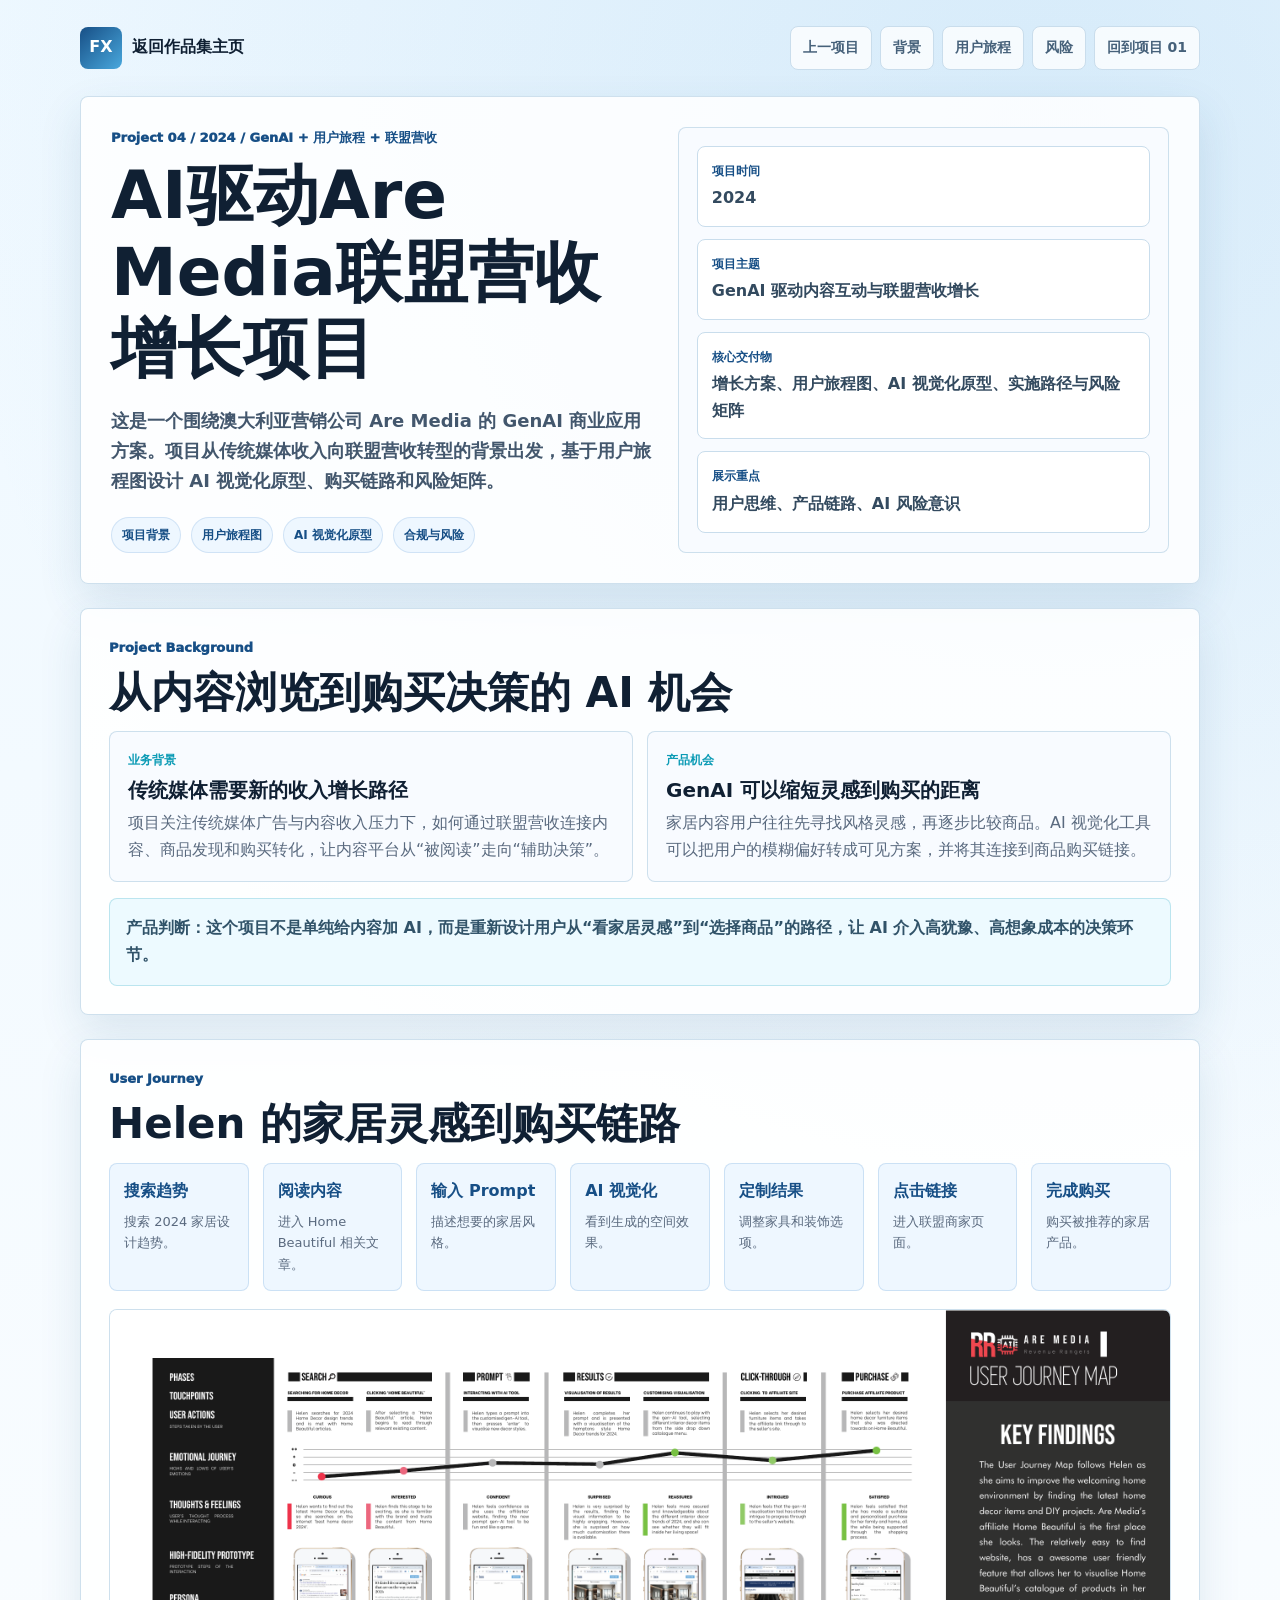
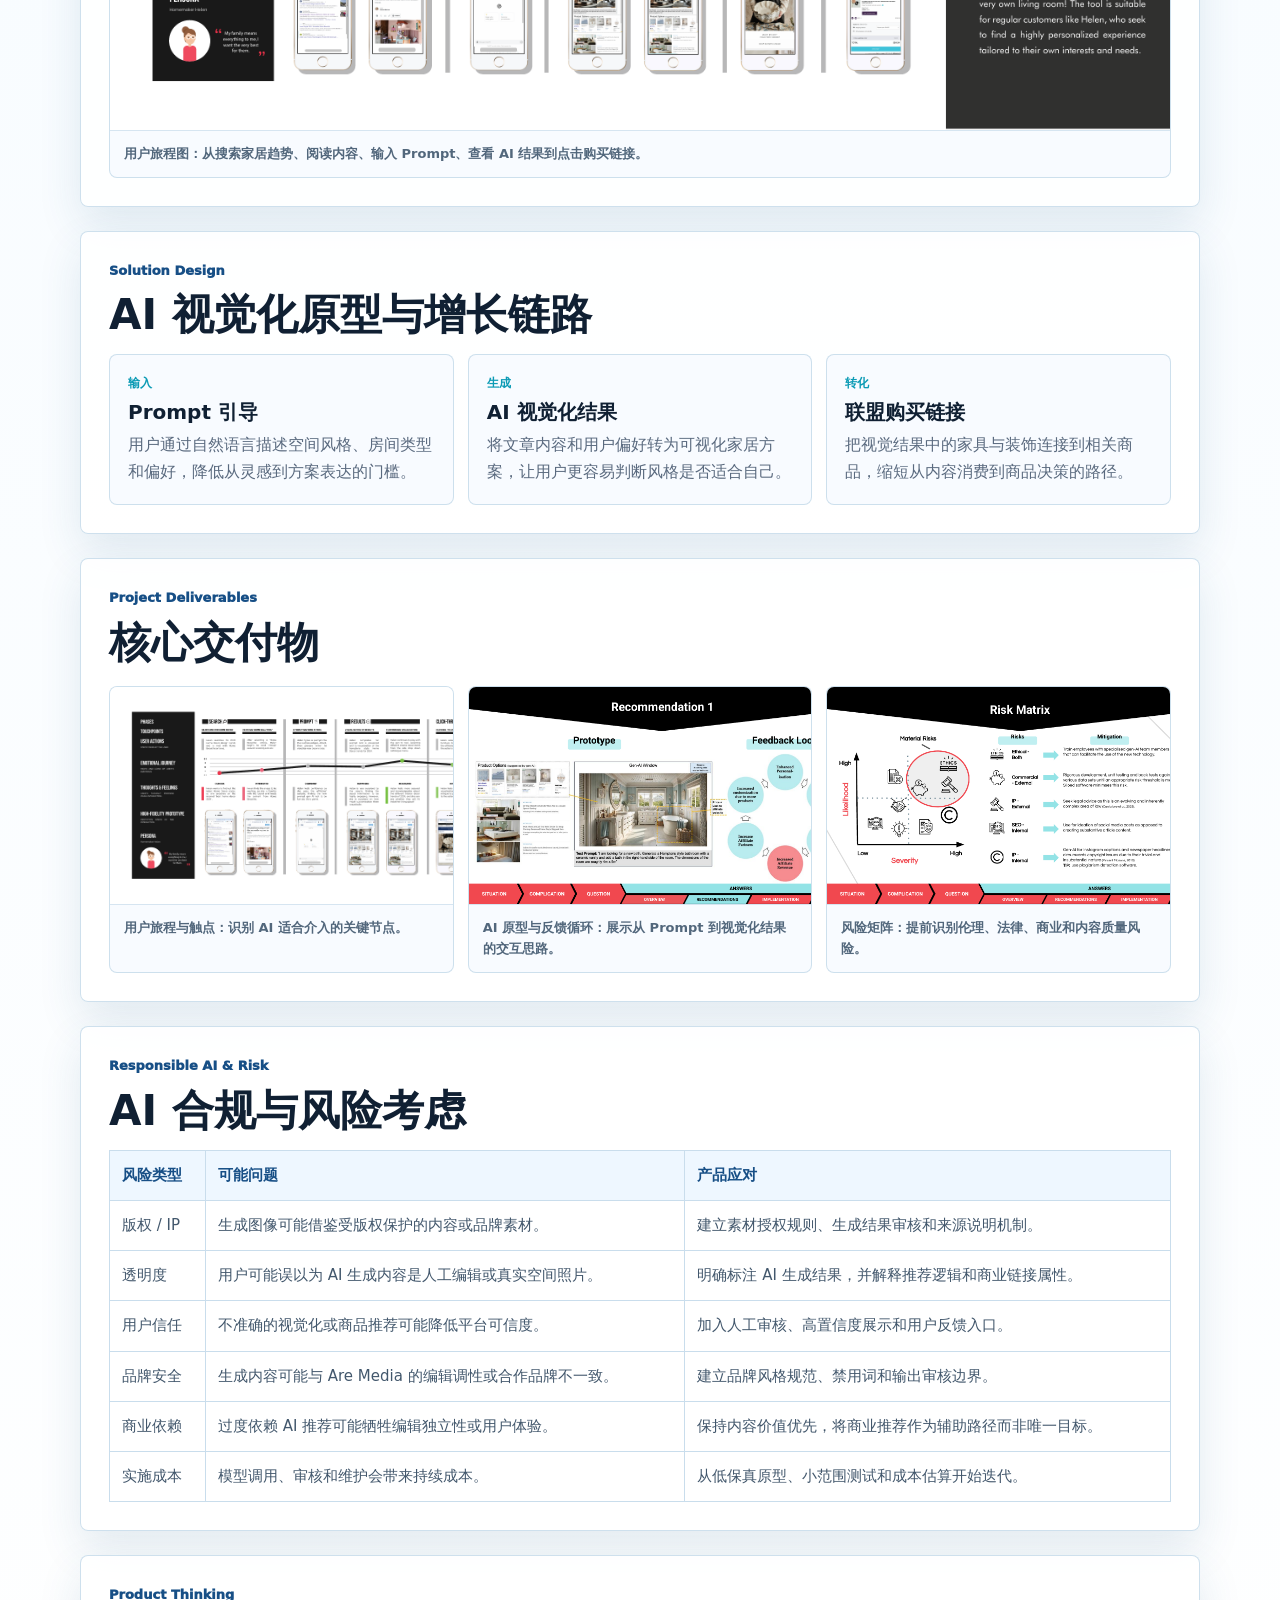
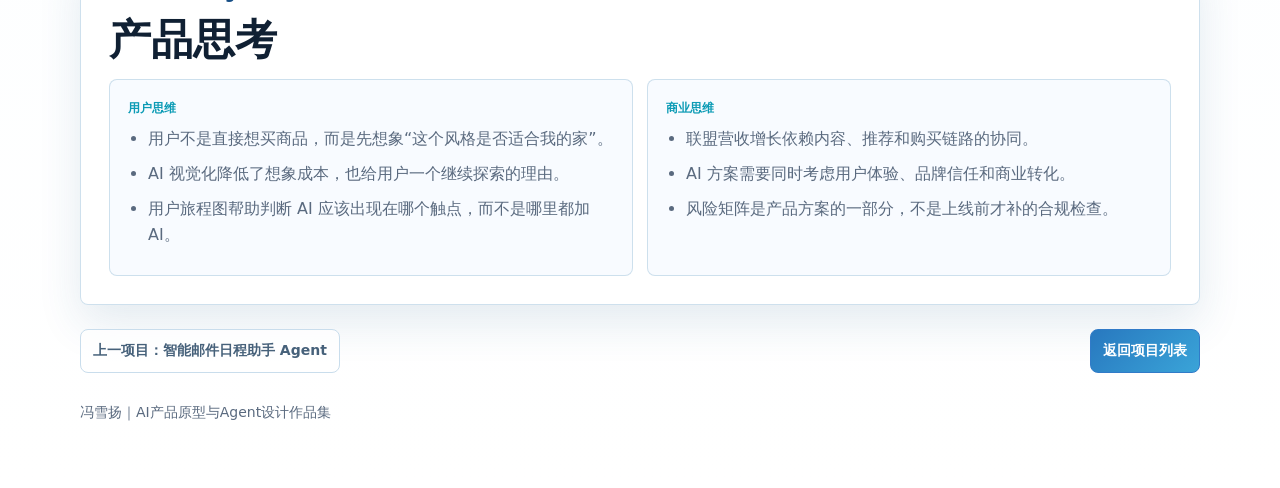
<file: projects/are-media-affiliate-growth/index.html>
<!doctype html>
<html lang="zh-CN">
  <head>
    <meta charset="utf-8">
    <meta name="viewport" content="width=device-width, initial-scale=1">
    <meta name="description" content="AI驱动Are Media联盟营收增长项目页，展示用户旅程、AI 原型、实施路径与风险矩阵。">
    <title>AI驱动Are Media联盟营收增长项目｜冯雪扬作品集</title>
    <style>
      :root {
        --surface: #ffffff;
        --surface-cool: #f8fbff;
        --ink: #102033;
        --muted: #5a6a7f;
        --line: #c9ddec;
        --blue: #317bc8;
        --blue-deep: #174f86;
        --cyan: #0c9bb5;
        --shadow: 0 18px 44px rgba(33, 91, 135, 0.12);
        --max: 1120px;
      }

      * { box-sizing: border-box; }
      html, body { max-width: 100%; overflow-x: hidden; }
      html { scroll-behavior: smooth; }
      body {
        margin: 0;
        color: var(--ink);
        background:
          radial-gradient(circle at 82% 4%, rgba(64, 153, 217, 0.14), transparent 30%),
          linear-gradient(180deg, #eef8ff 0%, #f8fcff 42%, #ffffff 100%);
        font-family: ui-sans-serif, system-ui, -apple-system, BlinkMacSystemFont, "Segoe UI", "PingFang SC", "Microsoft YaHei", Arial, sans-serif;
        line-height: 1.68;
      }
      body.locked { overflow: hidden; }
      a { color: inherit; text-decoration: none; }
      p { margin: 0; color: var(--muted); }
      h1, h2, h3 { margin: 0; letter-spacing: 0; line-height: 1.16; }
      h1 { max-width: 820px; font-size: clamp(38px, 6vw, 66px); }
      h2 { margin-bottom: 14px; font-size: clamp(26px, 4vw, 42px); }
      h3 { margin-bottom: 8px; font-size: 20px; }
      img { display: block; max-width: 100%; height: auto; cursor: zoom-in; }
      ul { margin: 0; padding-left: 20px; color: var(--muted); }
      li { margin-bottom: 8px; }

      .page { width: min(var(--max), calc(100vw - 40px)); margin: 0 auto; padding: 26px 0 64px; }
      .topbar { display: flex; align-items: center; justify-content: space-between; gap: 16px; margin-bottom: 26px; }
      .brand { display: inline-flex; align-items: center; gap: 10px; font-weight: 900; color: var(--ink); }
      .mark { display: grid; width: 42px; height: 42px; place-items: center; border-radius: 8px; color: #fff; background: linear-gradient(135deg, var(--blue-deep), #49a8dd); }
      .nav { display: flex; flex-wrap: wrap; justify-content: flex-end; gap: 8px; }
      .nav a, .button { border: 1px solid var(--line); border-radius: 8px; padding: 9px 12px; color: #46617a; background: rgba(255,255,255,0.78); font-size: 14px; font-weight: 850; }
      .nav a:hover, .button:hover { color: var(--blue-deep); background: #e4f2ff; }
      .button.primary { border-color: var(--blue); color: #fff; background: linear-gradient(135deg, #2878bf, #3aa4d8); }
      .hero, .section, .panel, .card, .image-card { border: 1px solid rgba(201,221,236,0.9); border-radius: 8px; background: rgba(255,255,255,0.86); box-shadow: var(--shadow); }
      .hero { display: grid; grid-template-columns: minmax(0, 1.05fr) minmax(350px, 0.95fr); gap: 24px; align-items: stretch; padding: 30px; }
      .eyebrow { margin-bottom: 10px; color: var(--blue-deep); font-size: 13px; font-weight: 950; }
      .lead { margin-top: 18px; max-width: 760px; color: #43576d; font-size: 18px; font-weight: 650; }
      .meta-row { display: flex; flex-wrap: wrap; gap: 10px; margin-top: 20px; }
      .mini-label { border: 1px solid rgba(49,123,200,0.16); border-radius: 999px; padding: 7px 10px; color: var(--blue-deep); background: #eef7ff; font-size: 12px; font-weight: 900; }
      .metric-grid, .grid, .thirds, .flow, .image-grid { display: grid; gap: 14px; }
      .metric-grid { gap: 12px; }
      .grid { grid-template-columns: repeat(2, minmax(0, 1fr)); }
      .thirds { grid-template-columns: repeat(3, minmax(0, 1fr)); }
      .section { margin-top: 24px; padding: 28px; }
      .panel, .card { padding: 18px; background: var(--surface-cool); box-shadow: none; }
      .metric { border: 1px solid var(--line); border-radius: 8px; padding: 14px; background: #fff; }
      .metric strong, .card small { display: block; color: var(--blue-deep); font-size: 12px; font-weight: 950; }
      .metric span { display: block; margin-top: 4px; color: #334a5f; font-weight: 850; }
      .card small { margin-bottom: 8px; color: var(--cyan); }
      .flow { grid-template-columns: repeat(7, minmax(0, 1fr)); }
      .step { min-height: 112px; border: 1px solid rgba(49,123,200,0.18); border-radius: 8px; padding: 14px; background: #eef7ff; }
      .step strong { display: block; color: var(--blue-deep); }
      .step span { display: block; margin-top: 6px; color: var(--muted); font-size: 13px; }
      .callout { margin-top: 16px; border: 1px solid rgba(12,155,181,0.22); border-radius: 8px; padding: 16px; color: #315369; background: #edfaff; font-weight: 750; }
      .table-wrap { overflow-x: auto; }
      table { width: 100%; min-width: 720px; border-collapse: collapse; color: #42576c; font-size: 15px; }
      th, td { border: 1px solid var(--line); padding: 12px; text-align: left; vertical-align: top; }
      th { color: var(--blue-deep); background: #eef7ff; }
      .image-card { overflow: hidden; background: #f8fbff; box-shadow: none; }
      .image-card.hero-shot img { width: 100%; max-height: 380px; object-fit: contain; background: #fff; }
      .image-grid { grid-template-columns: repeat(3, minmax(0, 1fr)); margin-top: 18px; }
      .image-grid img { width: 100%; aspect-ratio: 1.58; object-fit: cover; object-position: left top; }
      .image-caption { border-top: 1px solid rgba(201,221,236,0.72); padding: 12px 14px; color: #52677c; font-size: 13px; font-weight: 800; }
      .pager { display: flex; flex-wrap: wrap; justify-content: space-between; gap: 10px; margin-top: 24px; }
      footer { margin-top: 28px; color: var(--muted); font-size: 14px; }
      .lightbox { position: fixed; inset: 0; z-index: 100; display: none; align-items: center; justify-content: center; padding: 28px; background: rgba(10,26,42,0.78); }
      .lightbox.open { display: flex; }
      .lightbox-content { position: relative; display: grid; gap: 12px; width: min(100%, 980px); max-height: calc(100svh - 56px); }
      .lightbox img { width: auto; max-width: 100%; max-height: calc(100svh - 132px); margin: 0 auto; border-radius: 8px; background: #fff; cursor: default; }
      .lightbox-caption { color: #f3f9ff; font-size: 14px; font-weight: 800; text-align: center; }
      .lightbox-close { position: absolute; top: -16px; right: -16px; display: grid; width: 40px; height: 40px; place-items: center; border: 1px solid rgba(255,255,255,0.55); border-radius: 999px; color: #fff; background: rgba(12,31,49,0.82); font-size: 24px; cursor: pointer; }
      @media (max-width: 900px) {
        .page { width: min(100% - 28px, var(--max)); }
        .topbar { align-items: flex-start; flex-direction: column; }
        .hero, .grid, .thirds, .flow, .image-grid { grid-template-columns: 1fr; }
        .hero, .section { padding: 20px; }
        h1 { font-size: 40px; }
        .nav { justify-content: flex-start; }
        .image-grid img { aspect-ratio: auto; object-fit: contain; }
      }
    </style>
  </head>
  <body>
    <div class="page">
      <header class="topbar">
        <a class="brand" href="../../index.html"><span class="mark">FX</span><span>返回作品集主页</span></a>
        <nav class="nav" aria-label="项目导航">
          <a href="../smart-email-schedule-agent/index.html">上一项目</a>
          <a href="#background">背景</a>
          <a href="#journey">用户旅程</a>
          <a href="#risk">风险</a>
          <a href="../telegram-translation-bot/index.html">回到项目 01</a>
        </nav>
      </header>

      <main>
        <section class="hero">
          <div>
            <p class="eyebrow">Project 04 / 2024 / GenAI + 用户旅程 + 联盟营收</p>
            <h1>AI驱动Are Media联盟营收增长项目</h1>
            <p class="lead">这是一个围绕澳大利亚营销公司 Are Media 的 GenAI 商业应用方案。项目从传统媒体收入向联盟营收转型的背景出发，基于用户旅程图设计 AI 视觉化原型、购买链路和风险矩阵。</p>
            <div class="meta-row">
              <span class="mini-label">项目背景</span>
              <span class="mini-label">用户旅程图</span>
              <span class="mini-label">AI 视觉化原型</span>
              <span class="mini-label">合规与风险</span>
            </div>
          </div>
          <aside class="panel">
            <div class="metric-grid">
              <div class="metric"><strong>项目时间</strong><span>2024</span></div>
              <div class="metric"><strong>项目主题</strong><span>GenAI 驱动内容互动与联盟营收增长</span></div>
              <div class="metric"><strong>核心交付物</strong><span>增长方案、用户旅程图、AI 视觉化原型、实施路径与风险矩阵</span></div>
              <div class="metric"><strong>展示重点</strong><span>用户思维、产品链路、AI 风险意识</span></div>
            </div>
          </aside>
        </section>

        <section class="section" id="background">
          <p class="eyebrow">Project Background</p>
          <h2>从内容浏览到购买决策的 AI 机会</h2>
          <div class="grid">
            <article class="card"><small>业务背景</small><h3>传统媒体需要新的收入增长路径</h3><p>项目关注传统媒体广告与内容收入压力下，如何通过联盟营收连接内容、商品发现和购买转化，让内容平台从“被阅读”走向“辅助决策”。</p></article>
            <article class="card"><small>产品机会</small><h3>GenAI 可以缩短灵感到购买的距离</h3><p>家居内容用户往往先寻找风格灵感，再逐步比较商品。AI 视觉化工具可以把用户的模糊偏好转成可见方案，并将其连接到商品购买链接。</p></article>
          </div>
          <div class="callout">产品判断：这个项目不是单纯给内容加 AI，而是重新设计用户从“看家居灵感”到“选择商品”的路径，让 AI 介入高犹豫、高想象成本的决策环节。</div>
        </section>

        <section class="section" id="journey">
          <p class="eyebrow">User Journey</p>
          <h2>Helen 的家居灵感到购买链路</h2>
          <div class="flow">
            <div class="step"><strong>搜索趋势</strong><span>搜索 2024 家居设计趋势。</span></div>
            <div class="step"><strong>阅读内容</strong><span>进入 Home Beautiful 相关文章。</span></div>
            <div class="step"><strong>输入 Prompt</strong><span>描述想要的家居风格。</span></div>
            <div class="step"><strong>AI 视觉化</strong><span>看到生成的空间效果。</span></div>
            <div class="step"><strong>定制结果</strong><span>调整家具和装饰选项。</span></div>
            <div class="step"><strong>点击链接</strong><span>进入联盟商家页面。</span></div>
            <div class="step"><strong>完成购买</strong><span>购买被推荐的家居产品。</span></div>
          </div>
          <div class="image-card" style="margin-top:18px;">
            <img src="../../assets/portfolio/are-media/user-journey-map.png" alt="Are Media 项目用户旅程图">
            <div class="image-caption">用户旅程图：从搜索家居趋势、阅读内容、输入 Prompt、查看 AI 结果到点击购买链接。</div>
          </div>
        </section>

        <section class="section">
          <p class="eyebrow">Solution Design</p>
          <h2>AI 视觉化原型与增长链路</h2>
          <div class="thirds">
            <article class="card"><small>输入</small><h3>Prompt 引导</h3><p>用户通过自然语言描述空间风格、房间类型和偏好，降低从灵感到方案表达的门槛。</p></article>
            <article class="card"><small>生成</small><h3>AI 视觉化结果</h3><p>将文章内容和用户偏好转为可视化家居方案，让用户更容易判断风格是否适合自己。</p></article>
            <article class="card"><small>转化</small><h3>联盟购买链接</h3><p>把视觉结果中的家具与装饰连接到相关商品，缩短从内容消费到商品决策的路径。</p></article>
          </div>
        </section>

        <section class="section">
          <p class="eyebrow">Project Deliverables</p>
          <h2>核心交付物</h2>
          <div class="image-grid">
            <article class="image-card">
              <img src="../../assets/portfolio/are-media/user-journey-map.png" alt="Are Media 用户旅程图截图">
              <div class="image-caption">用户旅程与触点：识别 AI 适合介入的关键节点。</div>
            </article>
            <article class="image-card">
              <img src="../../assets/portfolio/are-media/prototype-feedback.png" alt="Are Media AI 原型与反馈循环截图">
              <div class="image-caption">AI 原型与反馈循环：展示从 Prompt 到视觉化结果的交互思路。</div>
            </article>
            <article class="image-card">
              <img src="../../assets/portfolio/are-media/risk-matrix.png" alt="Are Media 风险矩阵截图">
              <div class="image-caption">风险矩阵：提前识别伦理、法律、商业和内容质量风险。</div>
            </article>
          </div>
        </section>

        <section class="section" id="risk">
          <p class="eyebrow">Responsible AI & Risk</p>
          <h2>AI 合规与风险考虑</h2>
          <div class="table-wrap">
            <table>
              <thead><tr><th>风险类型</th><th>可能问题</th><th>产品应对</th></tr></thead>
              <tbody>
                <tr><td>版权 / IP</td><td>生成图像可能借鉴受版权保护的内容或品牌素材。</td><td>建立素材授权规则、生成结果审核和来源说明机制。</td></tr>
                <tr><td>透明度</td><td>用户可能误以为 AI 生成内容是人工编辑或真实空间照片。</td><td>明确标注 AI 生成结果，并解释推荐逻辑和商业链接属性。</td></tr>
                <tr><td>用户信任</td><td>不准确的视觉化或商品推荐可能降低平台可信度。</td><td>加入人工审核、高置信度展示和用户反馈入口。</td></tr>
                <tr><td>品牌安全</td><td>生成内容可能与 Are Media 的编辑调性或合作品牌不一致。</td><td>建立品牌风格规范、禁用词和输出审核边界。</td></tr>
                <tr><td>商业依赖</td><td>过度依赖 AI 推荐可能牺牲编辑独立性或用户体验。</td><td>保持内容价值优先，将商业推荐作为辅助路径而非唯一目标。</td></tr>
                <tr><td>实施成本</td><td>模型调用、审核和维护会带来持续成本。</td><td>从低保真原型、小范围测试和成本估算开始迭代。</td></tr>
              </tbody>
            </table>
          </div>
        </section>

        <section class="section">
          <p class="eyebrow">Product Thinking</p>
          <h2>产品思考</h2>
          <div class="grid">
            <article class="card"><small>用户思维</small><ul><li>用户不是直接想买商品，而是先想象“这个风格是否适合我的家”。</li><li>AI 视觉化降低了想象成本，也给用户一个继续探索的理由。</li><li>用户旅程图帮助判断 AI 应该出现在哪个触点，而不是哪里都加 AI。</li></ul></article>
            <article class="card"><small>商业思维</small><ul><li>联盟营收增长依赖内容、推荐和购买链路的协同。</li><li>AI 方案需要同时考虑用户体验、品牌信任和商业转化。</li><li>风险矩阵是产品方案的一部分，不是上线前才补的合规检查。</li></ul></article>
          </div>
        </section>

        <nav class="pager" aria-label="项目翻页">
          <a class="button" href="../smart-email-schedule-agent/index.html">上一项目：智能邮件日程助手 Agent</a>
          <a class="button primary" href="../../index.html#projects">返回项目列表</a>
        </nav>
      </main>
      <footer>冯雪扬｜AI产品原型与Agent设计作品集</footer>
    </div>
    <div class="lightbox" role="dialog" aria-modal="true" aria-label="图片放大预览" data-lightbox>
      <div class="lightbox-content"><button class="lightbox-close" type="button" aria-label="关闭图片预览" data-lightbox-close>×</button><img alt="" data-lightbox-image><p class="lightbox-caption" data-lightbox-caption></p></div>
    </div>
    <script>
      const lightbox = document.querySelector("[data-lightbox]");
      const lightboxImage = document.querySelector("[data-lightbox-image]");
      const lightboxCaption = document.querySelector("[data-lightbox-caption]");
      const lightboxClose = document.querySelector("[data-lightbox-close]");
      const closeLightbox = () => { lightbox.classList.remove("open"); document.body.classList.remove("locked"); lightboxImage.removeAttribute("src"); };
      document.querySelectorAll("main img").forEach((image) => {
        image.setAttribute("tabindex", "0");
        image.setAttribute("role", "button");
        const open = () => { lightboxImage.src = image.currentSrc || image.src; lightboxImage.alt = image.alt || ""; lightboxCaption.textContent = image.alt || ""; lightbox.classList.add("open"); document.body.classList.add("locked"); lightboxClose.focus(); };
        image.addEventListener("click", open);
        image.addEventListener("keydown", (event) => { if (event.key === "Enter" || event.key === " ") { event.preventDefault(); open(); } });
      });
      lightboxClose.addEventListener("click", closeLightbox);
      lightbox.addEventListener("click", (event) => { if (event.target === lightbox) closeLightbox(); });
      document.addEventListener("keydown", (event) => { if (event.key === "Escape" && lightbox.classList.contains("open")) closeLightbox(); });
    </script>
  </body>
</html>
</file>
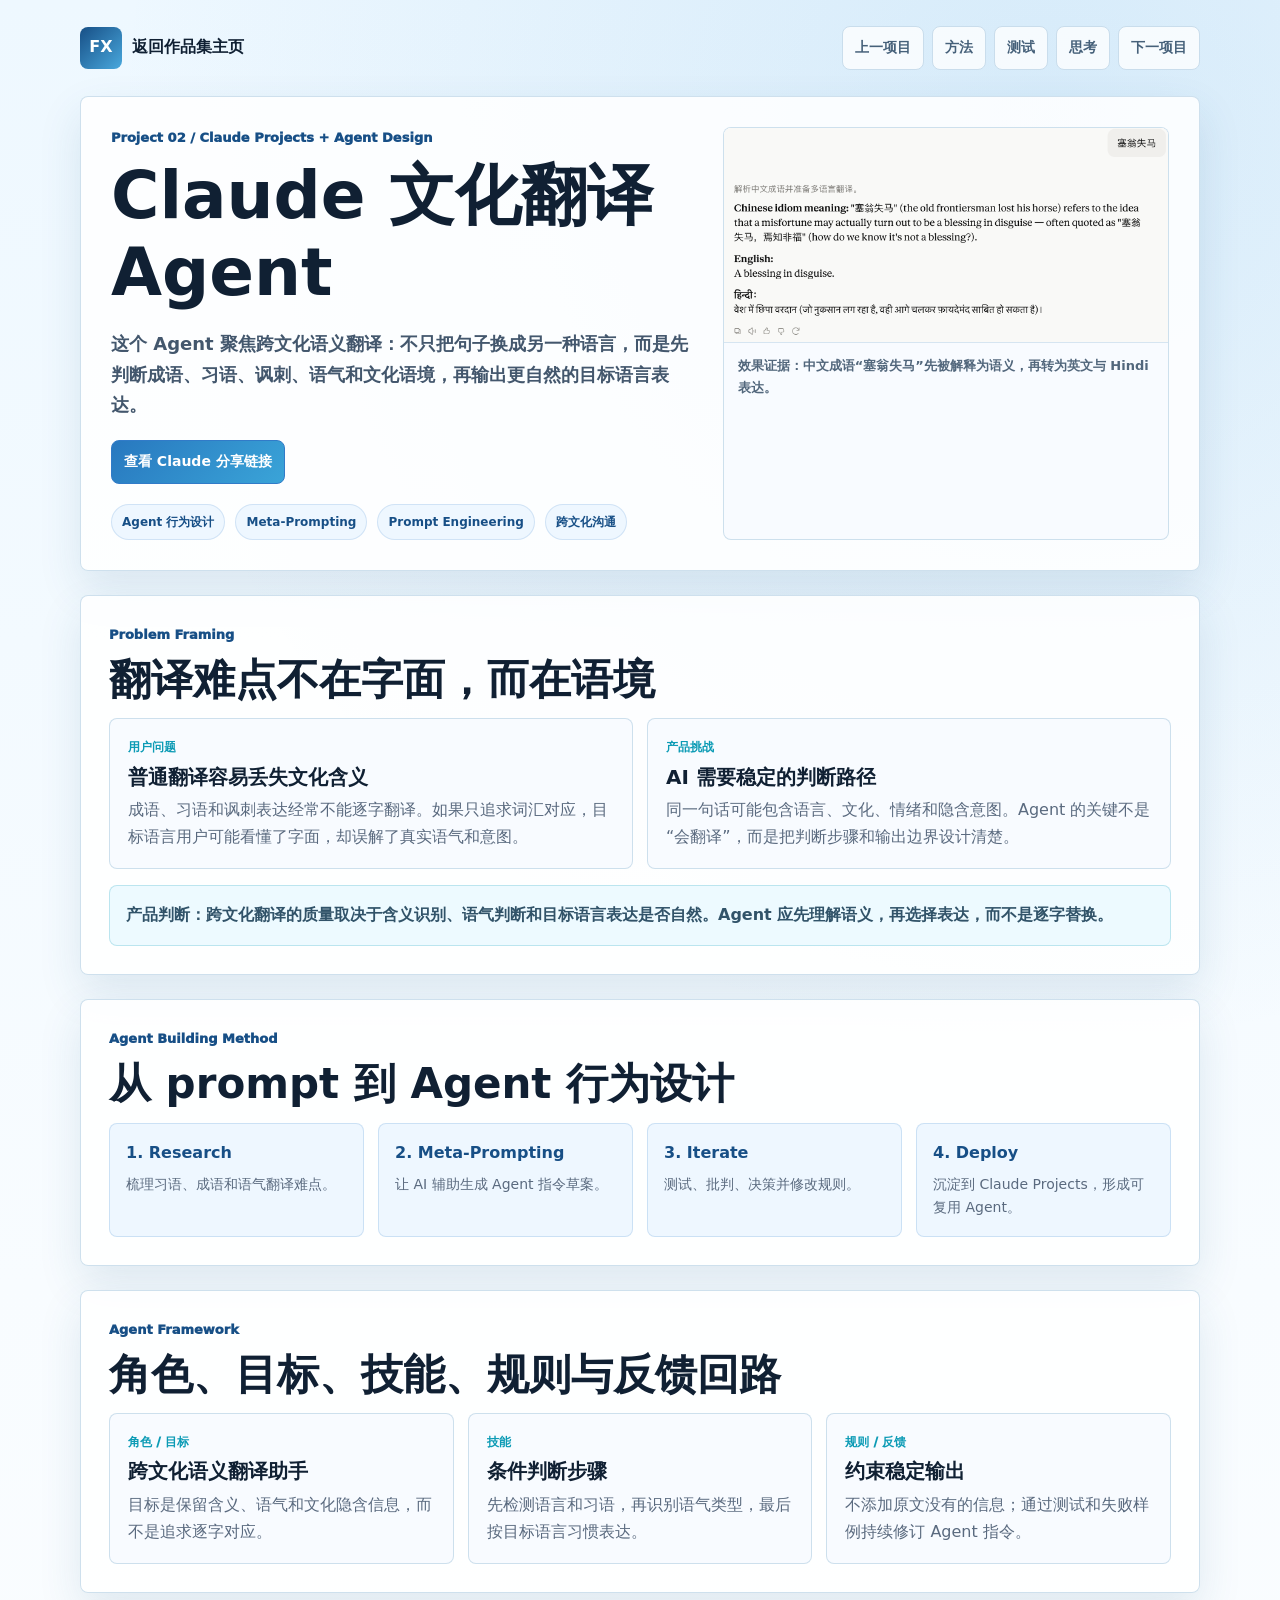
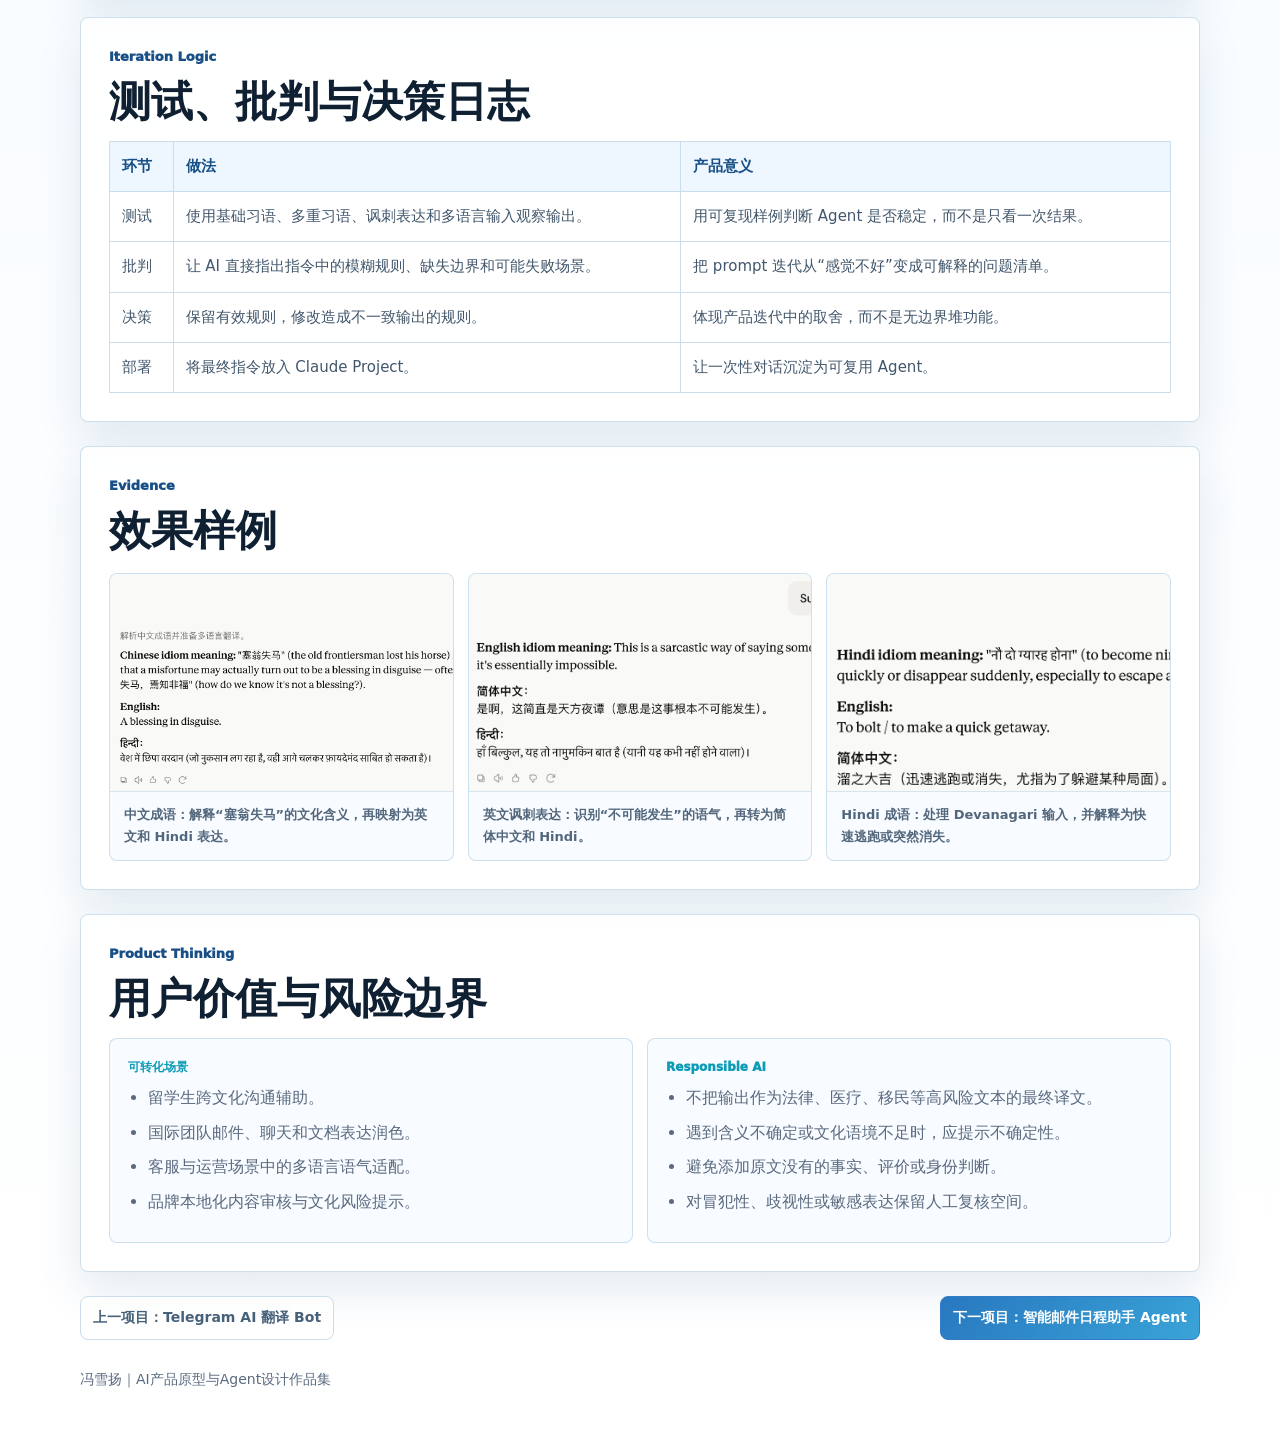
<file: projects/cultural-translation-agent/index.html>
<!doctype html>
<html lang="zh-CN">
  <head>
    <meta charset="utf-8">
    <meta name="viewport" content="width=device-width, initial-scale=1">
    <meta name="description" content="Claude 文化翻译 Agent 项目页，展示 Agent 行为设计、Meta-Prompting、测试迭代与跨文化语义翻译。">
    <title>Claude 文化翻译 Agent｜冯雪扬作品集</title>
    <style>
      :root {
        --bg: #f6fbff;
        --surface: #ffffff;
        --surface-blue: #eef7ff;
        --surface-cool: #f8fbff;
        --ink: #102033;
        --muted: #5a6a7f;
        --line: #c9ddec;
        --blue: #317bc8;
        --blue-deep: #174f86;
        --cyan: #0c9bb5;
        --shadow: 0 18px 44px rgba(33, 91, 135, 0.12);
        --max: 1120px;
      }

      * { box-sizing: border-box; }
      html, body { max-width: 100%; overflow-x: hidden; }
      html { scroll-behavior: smooth; }
      body {
        margin: 0;
        color: var(--ink);
        background:
          radial-gradient(circle at 82% 4%, rgba(64, 153, 217, 0.14), transparent 30%),
          linear-gradient(180deg, #eef8ff 0%, #f8fcff 42%, #ffffff 100%);
        font-family: ui-sans-serif, system-ui, -apple-system, BlinkMacSystemFont, "Segoe UI", "PingFang SC", "Microsoft YaHei", Arial, sans-serif;
        line-height: 1.68;
      }
      body.locked { overflow: hidden; }
      a { color: inherit; text-decoration: none; }
      p { margin: 0; color: var(--muted); }
      h1, h2, h3 { margin: 0; letter-spacing: 0; line-height: 1.16; }
      h1 { max-width: 820px; font-size: clamp(38px, 6vw, 66px); }
      h2 { margin-bottom: 14px; font-size: clamp(26px, 4vw, 42px); }
      h3 { margin-bottom: 8px; font-size: 20px; }
      img { display: block; max-width: 100%; height: auto; cursor: zoom-in; }
      ul { margin: 0; padding-left: 20px; color: var(--muted); }
      li { margin-bottom: 8px; }

      .page { width: min(var(--max), calc(100vw - 40px)); margin: 0 auto; padding: 26px 0 64px; }
      .topbar { display: flex; align-items: center; justify-content: space-between; gap: 16px; margin-bottom: 26px; }
      .brand { display: inline-flex; align-items: center; gap: 10px; font-weight: 900; color: var(--ink); }
      .mark { display: grid; width: 42px; height: 42px; place-items: center; border-radius: 8px; color: #fff; background: linear-gradient(135deg, var(--blue-deep), #49a8dd); }
      .nav { display: flex; flex-wrap: wrap; justify-content: flex-end; gap: 8px; }
      .nav a, .button { border: 1px solid var(--line); border-radius: 8px; padding: 9px 12px; color: #46617a; background: rgba(255,255,255,0.78); font-size: 14px; font-weight: 850; }
      .nav a:hover, .button:hover { color: var(--blue-deep); background: #e4f2ff; }
      .button.primary { border-color: var(--blue); color: #fff; background: linear-gradient(135deg, #2878bf, #3aa4d8); }
      .hero, .section, .panel, .card, .image-card { border: 1px solid rgba(201,221,236,0.9); border-radius: 8px; background: rgba(255,255,255,0.86); box-shadow: var(--shadow); }
      .hero { display: grid; grid-template-columns: minmax(0, 1.08fr) minmax(330px, 0.82fr); gap: 24px; align-items: stretch; padding: 30px; }
      .eyebrow { margin-bottom: 10px; color: var(--blue-deep); font-size: 13px; font-weight: 950; }
      .lead { margin-top: 18px; max-width: 760px; color: #43576d; font-size: 18px; font-weight: 650; }
      .actions, .meta-row { display: flex; flex-wrap: wrap; gap: 10px; margin-top: 20px; }
      .mini-label { border: 1px solid rgba(49,123,200,0.16); border-radius: 999px; padding: 7px 10px; color: var(--blue-deep); background: #eef7ff; font-size: 12px; font-weight: 900; }
      .metric-grid, .grid, .thirds, .flow, .image-grid { display: grid; gap: 14px; }
      .metric-grid { gap: 12px; }
      .grid { grid-template-columns: repeat(2, minmax(0, 1fr)); }
      .thirds { grid-template-columns: repeat(3, minmax(0, 1fr)); }
      .section { margin-top: 24px; padding: 28px; }
      .panel, .card { padding: 18px; background: var(--surface-cool); box-shadow: none; }
      .metric { border: 1px solid var(--line); border-radius: 8px; padding: 14px; background: #fff; }
      .metric strong, .card small { display: block; color: var(--blue-deep); font-size: 12px; font-weight: 950; }
      .metric span { display: block; margin-top: 4px; color: #334a5f; font-weight: 850; }
      .card small { margin-bottom: 8px; color: var(--cyan); }
      .flow { grid-template-columns: repeat(4, minmax(0, 1fr)); }
      .step { min-height: 112px; border: 1px solid rgba(49,123,200,0.18); border-radius: 8px; padding: 16px; background: #eef7ff; }
      .step strong { display: block; color: var(--blue-deep); }
      .step span { display: block; margin-top: 6px; color: var(--muted); font-size: 14px; }
      .callout { margin-top: 16px; border: 1px solid rgba(12,155,181,0.22); border-radius: 8px; padding: 16px; color: #315369; background: #edfaff; font-weight: 750; }
      .table-wrap { overflow-x: auto; }
      table { width: 100%; min-width: 720px; border-collapse: collapse; color: #42576c; font-size: 15px; }
      th, td { border: 1px solid var(--line); padding: 12px; text-align: left; vertical-align: top; }
      th { color: var(--blue-deep); background: #eef7ff; }
      .image-card { overflow: hidden; background: #f8fbff; box-shadow: none; }
      .image-card.hero-shot img { width: 100%; max-height: 380px; object-fit: contain; background: #fff; }
      .image-grid { grid-template-columns: repeat(3, minmax(0, 1fr)); margin-top: 18px; }
      .image-grid img { width: 100%; aspect-ratio: 1.58; object-fit: cover; object-position: left top; }
      .image-caption { border-top: 1px solid rgba(201,221,236,0.72); padding: 12px 14px; color: #52677c; font-size: 13px; font-weight: 800; }
      .pager { display: flex; flex-wrap: wrap; justify-content: space-between; gap: 10px; margin-top: 24px; }
      footer { margin-top: 28px; color: var(--muted); font-size: 14px; }
      .lightbox { position: fixed; inset: 0; z-index: 100; display: none; align-items: center; justify-content: center; padding: 28px; background: rgba(10,26,42,0.78); }
      .lightbox.open { display: flex; }
      .lightbox-content { position: relative; display: grid; gap: 12px; width: min(100%, 980px); max-height: calc(100svh - 56px); }
      .lightbox img { width: auto; max-width: 100%; max-height: calc(100svh - 132px); margin: 0 auto; border-radius: 8px; background: #fff; cursor: default; }
      .lightbox-caption { color: #f3f9ff; font-size: 14px; font-weight: 800; text-align: center; }
      .lightbox-close { position: absolute; top: -16px; right: -16px; display: grid; width: 40px; height: 40px; place-items: center; border: 1px solid rgba(255,255,255,0.55); border-radius: 999px; color: #fff; background: rgba(12,31,49,0.82); font-size: 24px; cursor: pointer; }
      @media (max-width: 900px) {
        .page { width: min(100% - 28px, var(--max)); }
        .topbar { align-items: flex-start; flex-direction: column; }
        .hero, .grid, .thirds, .flow, .image-grid { grid-template-columns: 1fr; }
        .hero, .section { padding: 20px; }
        h1 { font-size: 40px; }
        .nav { justify-content: flex-start; }
        .image-grid img { aspect-ratio: auto; object-fit: contain; }
      }
    </style>
  </head>
  <body>
    <div class="page">
      <header class="topbar">
        <a class="brand" href="../../index.html"><span class="mark">FX</span><span>返回作品集主页</span></a>
        <nav class="nav" aria-label="项目导航">
          <a href="../telegram-translation-bot/index.html">上一项目</a>
          <a href="#method">方法</a>
          <a href="#testing">测试</a>
          <a href="#value">思考</a>
          <a href="../smart-email-schedule-agent/index.html">下一项目</a>
        </nav>
      </header>

      <main>
        <section class="hero">
          <div>
            <p class="eyebrow">Project 02 / Claude Projects + Agent Design</p>
            <h1>Claude 文化翻译 Agent</h1>
            <p class="lead">这个 Agent 聚焦跨文化语义翻译：不只把句子换成另一种语言，而是先判断成语、习语、讽刺、语气和文化语境，再输出更自然的目标语言表达。</p>
            <div class="actions">
              <a class="button primary" href="https://claude.ai/share/8763f1f1-13f9-4487-a1bd-3abbbd545d3c" target="_blank" rel="noreferrer">查看 Claude 分享链接</a>
            </div>
            <div class="meta-row">
              <span class="mini-label">Agent 行为设计</span>
              <span class="mini-label">Meta-Prompting</span>
              <span class="mini-label">Prompt Engineering</span>
              <span class="mini-label">跨文化沟通</span>
            </div>
          </div>
          <aside class="image-card hero-shot">
            <img src="../../assets/portfolio/cultural/chinese-idiom-example.png" alt="Claude 文化翻译 Agent 处理塞翁失马案例截图">
            <div class="image-caption">效果证据：中文成语“塞翁失马”先被解释为语义，再转为英文与 Hindi 表达。</div>
          </aside>
        </section>

        <section class="section">
          <p class="eyebrow">Problem Framing</p>
          <h2>翻译难点不在字面，而在语境</h2>
          <div class="grid">
            <article class="card"><small>用户问题</small><h3>普通翻译容易丢失文化含义</h3><p>成语、习语和讽刺表达经常不能逐字翻译。如果只追求词汇对应，目标语言用户可能看懂了字面，却误解了真实语气和意图。</p></article>
            <article class="card"><small>产品挑战</small><h3>AI 需要稳定的判断路径</h3><p>同一句话可能包含语言、文化、情绪和隐含意图。Agent 的关键不是“会翻译”，而是把判断步骤和输出边界设计清楚。</p></article>
          </div>
          <div class="callout">产品判断：跨文化翻译的质量取决于含义识别、语气判断和目标语言表达是否自然。Agent 应先理解语义，再选择表达，而不是逐字替换。</div>
        </section>

        <section class="section" id="method">
          <p class="eyebrow">Agent Building Method</p>
          <h2>从 prompt 到 Agent 行为设计</h2>
          <div class="flow">
            <div class="step"><strong>1. Research</strong><span>梳理习语、成语和语气翻译难点。</span></div>
            <div class="step"><strong>2. Meta-Prompting</strong><span>让 AI 辅助生成 Agent 指令草案。</span></div>
            <div class="step"><strong>3. Iterate</strong><span>测试、批判、决策并修改规则。</span></div>
            <div class="step"><strong>4. Deploy</strong><span>沉淀到 Claude Projects，形成可复用 Agent。</span></div>
          </div>
        </section>

        <section class="section">
          <p class="eyebrow">Agent Framework</p>
          <h2>角色、目标、技能、规则与反馈回路</h2>
          <div class="thirds">
            <article class="card"><small>角色 / 目标</small><h3>跨文化语义翻译助手</h3><p>目标是保留含义、语气和文化隐含信息，而不是追求逐字对应。</p></article>
            <article class="card"><small>技能</small><h3>条件判断步骤</h3><p>先检测语言和习语，再识别语气类型，最后按目标语言习惯表达。</p></article>
            <article class="card"><small>规则 / 反馈</small><h3>约束稳定输出</h3><p>不添加原文没有的信息；通过测试和失败样例持续修订 Agent 指令。</p></article>
          </div>
        </section>

        <section class="section">
          <p class="eyebrow">Iteration Logic</p>
          <h2>测试、批判与决策日志</h2>
          <div class="table-wrap">
            <table>
              <thead>
                <tr><th>环节</th><th>做法</th><th>产品意义</th></tr>
              </thead>
              <tbody>
                <tr><td>测试</td><td>使用基础习语、多重习语、讽刺表达和多语言输入观察输出。</td><td>用可复现样例判断 Agent 是否稳定，而不是只看一次结果。</td></tr>
                <tr><td>批判</td><td>让 AI 直接指出指令中的模糊规则、缺失边界和可能失败场景。</td><td>把 prompt 迭代从“感觉不好”变成可解释的问题清单。</td></tr>
                <tr><td>决策</td><td>保留有效规则，修改造成不一致输出的规则。</td><td>体现产品迭代中的取舍，而不是无边界堆功能。</td></tr>
                <tr><td>部署</td><td>将最终指令放入 Claude Project。</td><td>让一次性对话沉淀为可复用 Agent。</td></tr>
              </tbody>
            </table>
          </div>
        </section>

        <section class="section" id="testing">
          <p class="eyebrow">Evidence</p>
          <h2>效果样例</h2>
          <div class="image-grid">
            <article class="image-card">
              <img src="../../assets/portfolio/cultural/chinese-idiom-example.png" alt="中文成语塞翁失马的跨文化语义翻译截图">
              <div class="image-caption">中文成语：解释“塞翁失马”的文化含义，再映射为英文和 Hindi 表达。</div>
            </article>
            <article class="image-card">
              <img src="../../assets/portfolio/cultural/english-sarcasm-example.png" alt="英文讽刺表达 when pigs fly 的跨文化语义翻译截图">
              <div class="image-caption">英文讽刺表达：识别“不可能发生”的语气，再转为简体中文和 Hindi。</div>
            </article>
            <article class="image-card">
              <img src="../../assets/portfolio/cultural/hindi-idiom-example.png" alt="Hindi 成语 नौ दो ग्यारह होना 的跨文化语义翻译截图">
              <div class="image-caption">Hindi 成语：处理 Devanagari 输入，并解释为快速逃跑或突然消失。</div>
            </article>
          </div>
        </section>

        <section class="section" id="value">
          <p class="eyebrow">Product Thinking</p>
          <h2>用户价值与风险边界</h2>
          <div class="grid">
            <article class="card">
              <small>可转化场景</small>
              <ul>
                <li>留学生跨文化沟通辅助。</li>
                <li>国际团队邮件、聊天和文档表达润色。</li>
                <li>客服与运营场景中的多语言语气适配。</li>
                <li>品牌本地化内容审核与文化风险提示。</li>
              </ul>
            </article>
            <article class="card">
              <small>Responsible AI</small>
              <ul>
                <li>不把输出作为法律、医疗、移民等高风险文本的最终译文。</li>
                <li>遇到含义不确定或文化语境不足时，应提示不确定性。</li>
                <li>避免添加原文没有的事实、评价或身份判断。</li>
                <li>对冒犯性、歧视性或敏感表达保留人工复核空间。</li>
              </ul>
            </article>
          </div>
        </section>

        <nav class="pager" aria-label="项目翻页">
          <a class="button" href="../telegram-translation-bot/index.html">上一项目：Telegram AI 翻译 Bot</a>
          <a class="button primary" href="../smart-email-schedule-agent/index.html">下一项目：智能邮件日程助手 Agent</a>
        </nav>
      </main>
      <footer>冯雪扬｜AI产品原型与Agent设计作品集</footer>
    </div>
    <div class="lightbox" role="dialog" aria-modal="true" aria-label="图片放大预览" data-lightbox>
      <div class="lightbox-content"><button class="lightbox-close" type="button" aria-label="关闭图片预览" data-lightbox-close>×</button><img alt="" data-lightbox-image><p class="lightbox-caption" data-lightbox-caption></p></div>
    </div>
    <script>
      const lightbox = document.querySelector("[data-lightbox]");
      const lightboxImage = document.querySelector("[data-lightbox-image]");
      const lightboxCaption = document.querySelector("[data-lightbox-caption]");
      const lightboxClose = document.querySelector("[data-lightbox-close]");
      const closeLightbox = () => { lightbox.classList.remove("open"); document.body.classList.remove("locked"); lightboxImage.removeAttribute("src"); };
      document.querySelectorAll("main img").forEach((image) => {
        image.setAttribute("tabindex", "0");
        image.setAttribute("role", "button");
        const open = () => { lightboxImage.src = image.currentSrc || image.src; lightboxImage.alt = image.alt || ""; lightboxCaption.textContent = image.alt || ""; lightbox.classList.add("open"); document.body.classList.add("locked"); lightboxClose.focus(); };
        image.addEventListener("click", open);
        image.addEventListener("keydown", (event) => { if (event.key === "Enter" || event.key === " ") { event.preventDefault(); open(); } });
      });
      lightboxClose.addEventListener("click", closeLightbox);
      lightbox.addEventListener("click", (event) => { if (event.target === lightbox) closeLightbox(); });
      document.addEventListener("keydown", (event) => { if (event.key === "Escape" && lightbox.classList.contains("open")) closeLightbox(); });
    </script>
  </body>
</html>
</file>
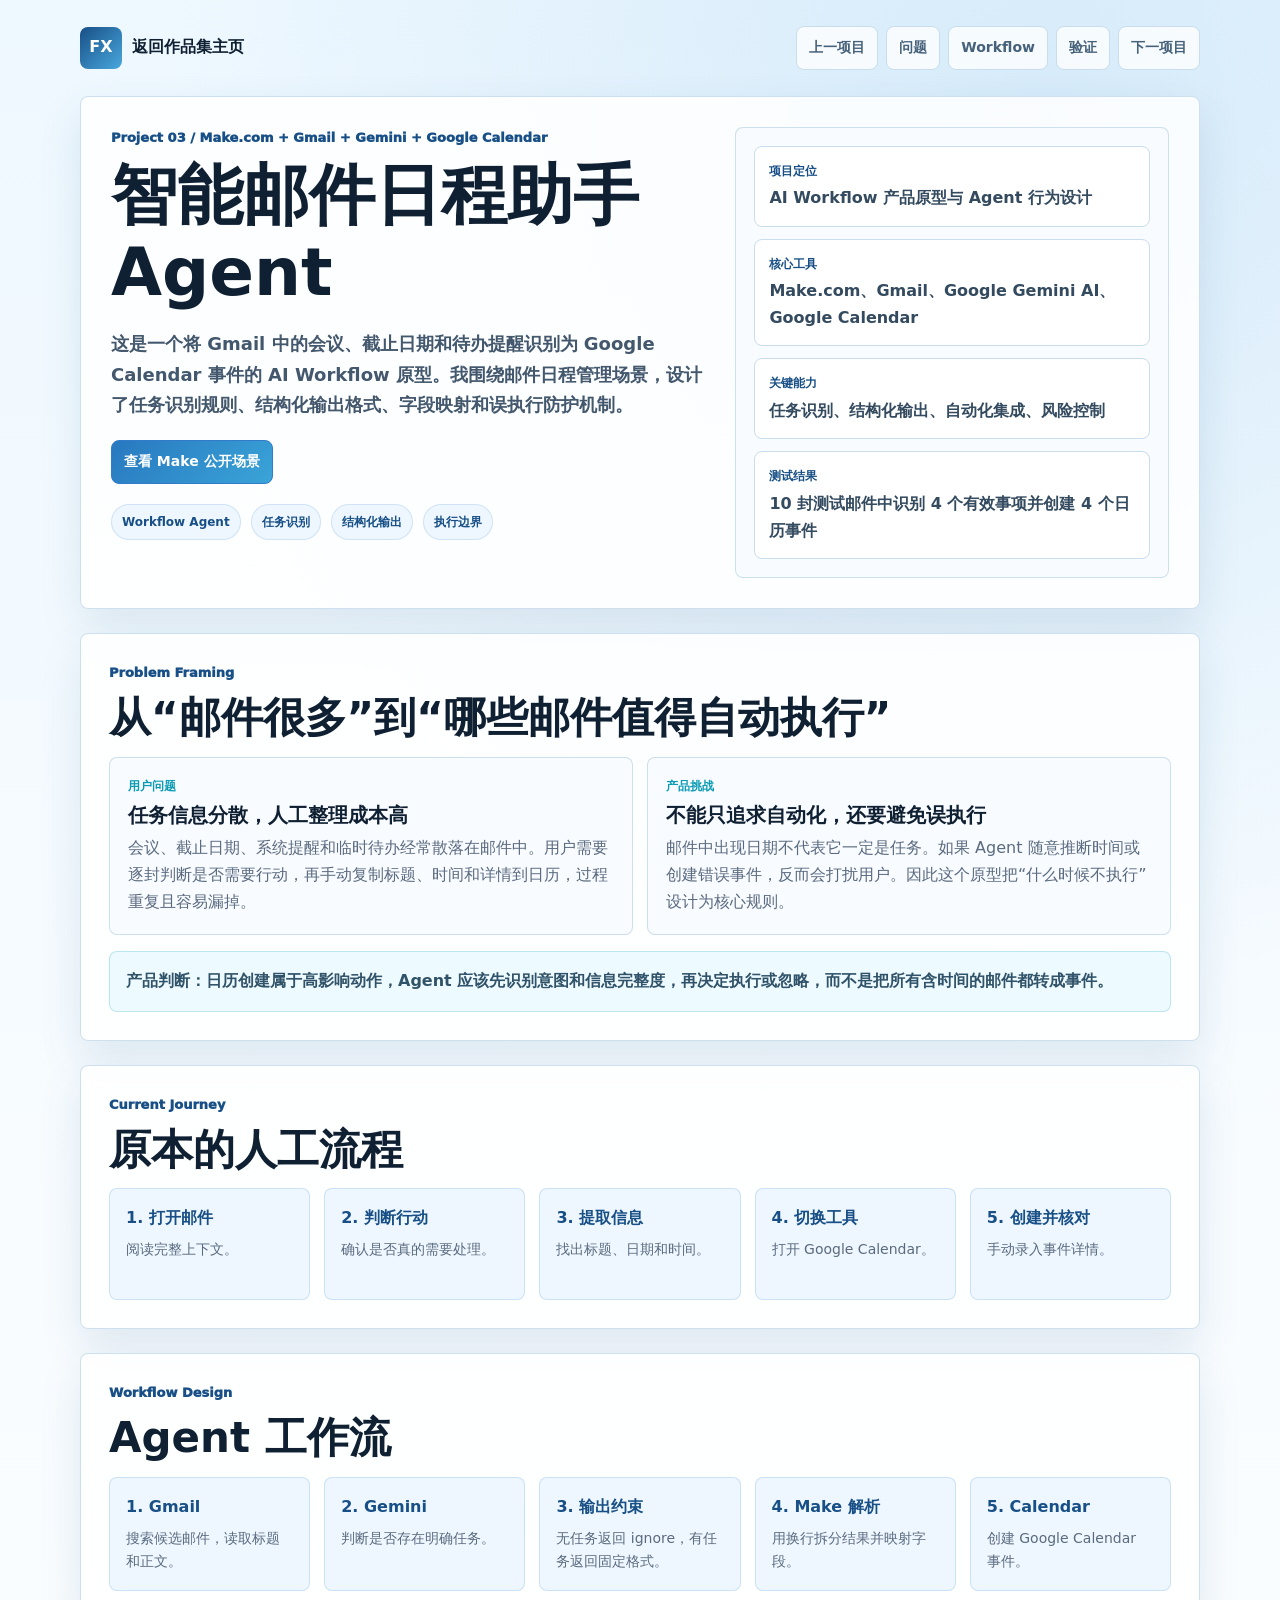
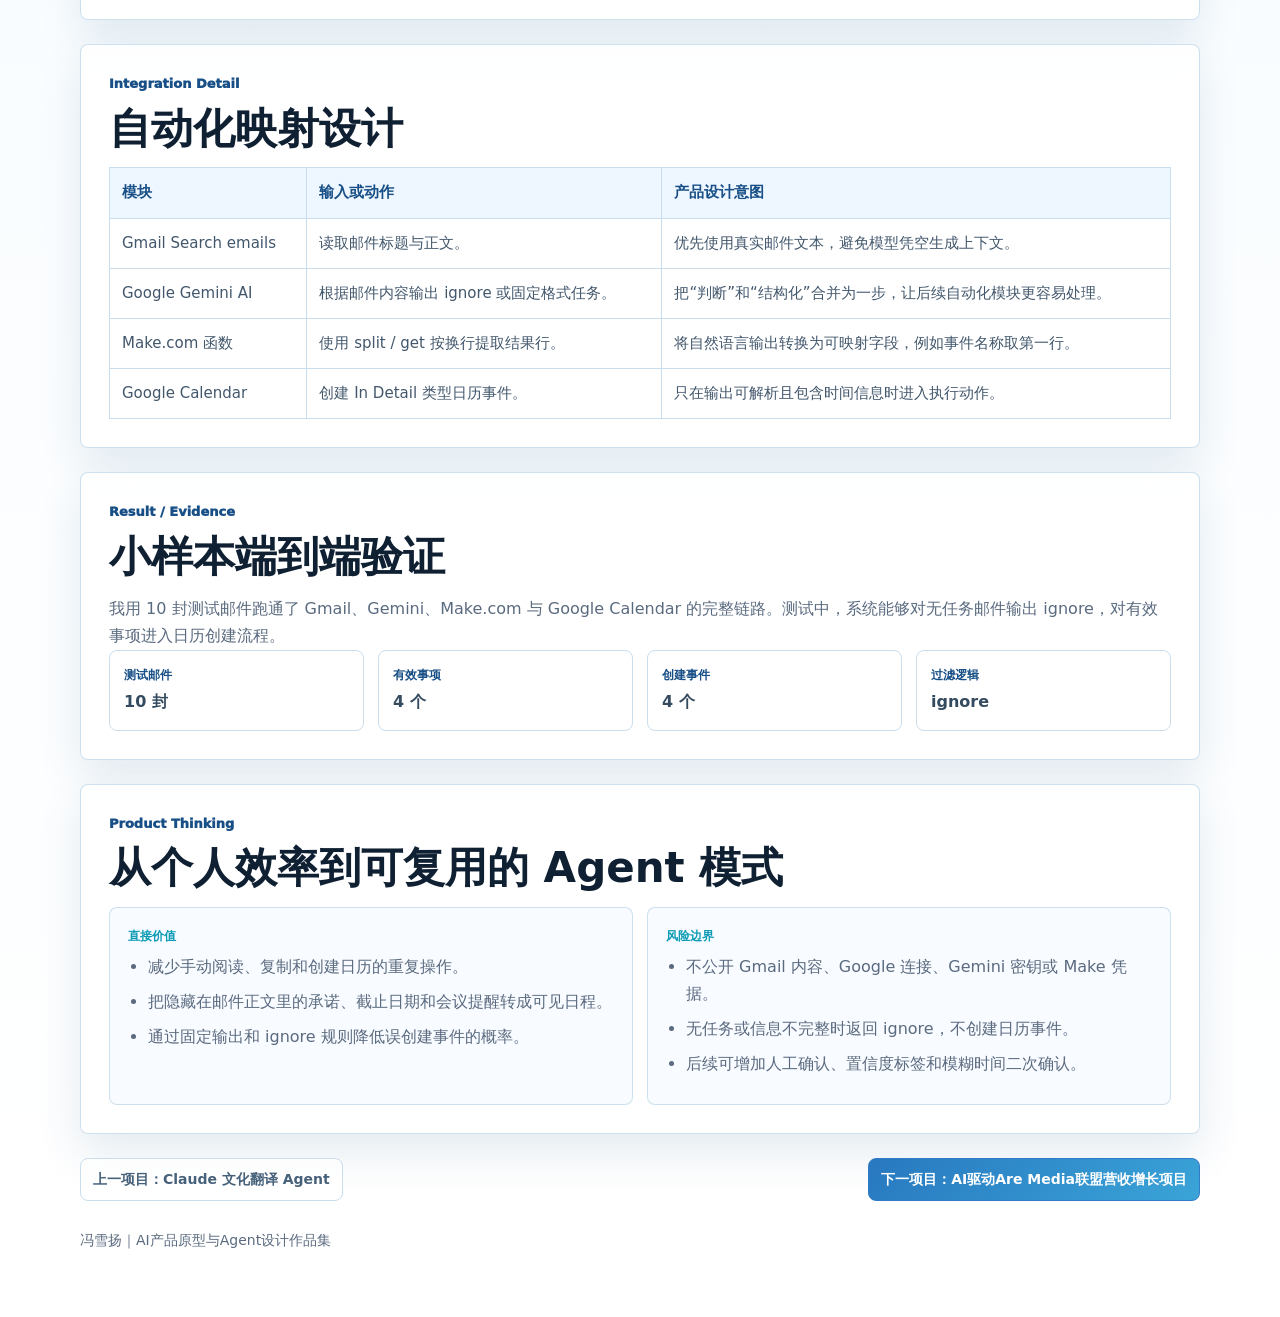
<file: projects/smart-email-schedule-agent/index.html>
<!doctype html>
<html lang="zh-CN">
  <head>
    <meta charset="utf-8">
    <meta name="viewport" content="width=device-width, initial-scale=1">
    <meta name="description" content="智能邮件日程助手 Agent 项目页，展示 Make.com、Gmail、Gemini 和 Google Calendar 的 Workflow 原型。">
    <title>智能邮件日程助手 Agent｜冯雪扬作品集</title>
    <style>
      :root {
        --surface: #ffffff;
        --surface-cool: #f8fbff;
        --ink: #102033;
        --muted: #5a6a7f;
        --line: #c9ddec;
        --blue: #317bc8;
        --blue-deep: #174f86;
        --cyan: #0c9bb5;
        --shadow: 0 18px 44px rgba(33, 91, 135, 0.12);
        --max: 1120px;
      }

      * { box-sizing: border-box; }
      html, body { max-width: 100%; overflow-x: hidden; }
      html { scroll-behavior: smooth; }
      body {
        margin: 0;
        color: var(--ink);
        background:
          radial-gradient(circle at 82% 4%, rgba(64, 153, 217, 0.14), transparent 30%),
          linear-gradient(180deg, #eef8ff 0%, #f8fcff 42%, #ffffff 100%);
        font-family: ui-sans-serif, system-ui, -apple-system, BlinkMacSystemFont, "Segoe UI", "PingFang SC", "Microsoft YaHei", Arial, sans-serif;
        line-height: 1.68;
      }
      body.locked { overflow: hidden; }
      a { color: inherit; text-decoration: none; }
      p { margin: 0; color: var(--muted); }
      h1, h2, h3 { margin: 0; letter-spacing: 0; line-height: 1.16; }
      h1 { max-width: 820px; font-size: clamp(38px, 6vw, 66px); }
      h2 { margin-bottom: 14px; font-size: clamp(26px, 4vw, 42px); }
      h3 { margin-bottom: 8px; font-size: 20px; }
      img { display: block; max-width: 100%; height: auto; cursor: zoom-in; }
      ul { margin: 0; padding-left: 20px; color: var(--muted); }
      li { margin-bottom: 8px; }
      code { overflow-wrap: anywhere; color: var(--blue-deep); font-family: "SFMono-Regular", Consolas, monospace; font-size: 0.95em; }

      .page { width: min(var(--max), calc(100vw - 40px)); margin: 0 auto; padding: 26px 0 64px; }
      .topbar { display: flex; align-items: center; justify-content: space-between; gap: 16px; margin-bottom: 26px; }
      .brand { display: inline-flex; align-items: center; gap: 10px; font-weight: 900; color: var(--ink); }
      .mark { display: grid; width: 42px; height: 42px; place-items: center; border-radius: 8px; color: #fff; background: linear-gradient(135deg, var(--blue-deep), #49a8dd); }
      .nav { display: flex; flex-wrap: wrap; justify-content: flex-end; gap: 8px; }
      .nav a, .button { border: 1px solid var(--line); border-radius: 8px; padding: 9px 12px; color: #46617a; background: rgba(255,255,255,0.78); font-size: 14px; font-weight: 850; }
      .nav a:hover, .button:hover { color: var(--blue-deep); background: #e4f2ff; }
      .button.primary { border-color: var(--blue); color: #fff; background: linear-gradient(135deg, #2878bf, #3aa4d8); }
      .hero, .section, .panel, .card { border: 1px solid rgba(201,221,236,0.9); border-radius: 8px; background: rgba(255,255,255,0.86); box-shadow: var(--shadow); }
      .hero { display: grid; grid-template-columns: minmax(0, 1.08fr) minmax(300px, 0.78fr); gap: 24px; align-items: stretch; padding: 30px; }
      .eyebrow { margin-bottom: 10px; color: var(--blue-deep); font-size: 13px; font-weight: 950; }
      .lead { margin-top: 18px; max-width: 760px; color: #43576d; font-size: 18px; font-weight: 650; }
      .actions, .meta-row { display: flex; flex-wrap: wrap; gap: 10px; margin-top: 20px; }
      .mini-label { border: 1px solid rgba(49,123,200,0.16); border-radius: 999px; padding: 7px 10px; color: var(--blue-deep); background: #eef7ff; font-size: 12px; font-weight: 900; }
      .metric-grid, .grid, .thirds, .flow, .evidence { display: grid; gap: 14px; }
      .metric-grid { gap: 12px; }
      .grid { grid-template-columns: repeat(2, minmax(0, 1fr)); }
      .thirds { grid-template-columns: repeat(3, minmax(0, 1fr)); }
      .section { margin-top: 24px; padding: 28px; }
      .panel, .card { padding: 18px; background: var(--surface-cool); box-shadow: none; }
      .metric { border: 1px solid var(--line); border-radius: 8px; padding: 14px; background: #fff; }
      .metric strong, .card small { display: block; color: var(--blue-deep); font-size: 12px; font-weight: 950; }
      .metric span { display: block; margin-top: 4px; color: #334a5f; font-weight: 850; }
      .card small { margin-bottom: 8px; color: var(--cyan); }
      .flow { grid-template-columns: repeat(5, minmax(0, 1fr)); }
      .step { min-height: 112px; border: 1px solid rgba(49,123,200,0.18); border-radius: 8px; padding: 16px; background: #eef7ff; }
      .step strong { display: block; color: var(--blue-deep); }
      .step span { display: block; margin-top: 6px; color: var(--muted); font-size: 14px; }
      .callout { margin-top: 16px; border: 1px solid rgba(12,155,181,0.22); border-radius: 8px; padding: 16px; color: #315369; background: #edfaff; font-weight: 750; }
      .table-wrap { overflow-x: auto; }
      table { width: 100%; min-width: 720px; border-collapse: collapse; color: #42576c; font-size: 15px; }
      th, td { border: 1px solid var(--line); padding: 12px; text-align: left; vertical-align: top; }
      th { color: var(--blue-deep); background: #eef7ff; }
      .evidence { grid-template-columns: repeat(4, minmax(0, 1fr)); }
      .pager { display: flex; flex-wrap: wrap; justify-content: space-between; gap: 10px; margin-top: 24px; }
      footer { margin-top: 28px; color: var(--muted); font-size: 14px; }
      @media (max-width: 900px) {
        .page { width: min(100% - 28px, var(--max)); }
        .topbar { align-items: flex-start; flex-direction: column; }
        .hero, .grid, .thirds, .flow, .evidence { grid-template-columns: 1fr; }
        .hero, .section { padding: 20px; }
        h1 { font-size: 40px; }
        .nav { justify-content: flex-start; }
      }
    </style>
  </head>
  <body>
    <div class="page">
      <header class="topbar">
        <a class="brand" href="../../index.html"><span class="mark">FX</span><span>返回作品集主页</span></a>
        <nav class="nav" aria-label="项目导航">
          <a href="../cultural-translation-agent/index.html">上一项目</a>
          <a href="#problem">问题</a>
          <a href="#workflow">Workflow</a>
          <a href="#evidence">验证</a>
          <a href="../are-media-affiliate-growth/index.html">下一项目</a>
        </nav>
      </header>

      <main>
        <section class="hero">
          <div>
            <p class="eyebrow">Project 03 / Make.com + Gmail + Gemini + Google Calendar</p>
            <h1>智能邮件日程助手 Agent</h1>
            <p class="lead">这是一个将 Gmail 中的会议、截止日期和待办提醒识别为 Google Calendar 事件的 AI Workflow 原型。我围绕邮件日程管理场景，设计了任务识别规则、结构化输出格式、字段映射和误执行防护机制。</p>
            <div class="actions">
              <a class="button primary" href="https://us2.make.com/public/shared-scenario/dBzIyQyj3ld/integration-gmail-google-gemini-ai-goo" target="_blank" rel="noreferrer">查看 Make 公开场景</a>
            </div>
            <div class="meta-row">
              <span class="mini-label">Workflow Agent</span>
              <span class="mini-label">任务识别</span>
              <span class="mini-label">结构化输出</span>
              <span class="mini-label">执行边界</span>
            </div>
          </div>
          <aside class="panel">
            <div class="metric-grid">
              <div class="metric"><strong>项目定位</strong><span>AI Workflow 产品原型与 Agent 行为设计</span></div>
              <div class="metric"><strong>核心工具</strong><span>Make.com、Gmail、Google Gemini AI、Google Calendar</span></div>
              <div class="metric"><strong>关键能力</strong><span>任务识别、结构化输出、自动化集成、风险控制</span></div>
              <div class="metric"><strong>测试结果</strong><span>10 封测试邮件中识别 4 个有效事项并创建 4 个日历事件</span></div>
            </div>
          </aside>
        </section>

        <section class="section" id="problem">
          <p class="eyebrow">Problem Framing</p>
          <h2>从“邮件很多”到“哪些邮件值得自动执行”</h2>
          <div class="grid">
            <article class="card"><small>用户问题</small><h3>任务信息分散，人工整理成本高</h3><p>会议、截止日期、系统提醒和临时待办经常散落在邮件中。用户需要逐封判断是否需要行动，再手动复制标题、时间和详情到日历，过程重复且容易漏掉。</p></article>
            <article class="card"><small>产品挑战</small><h3>不能只追求自动化，还要避免误执行</h3><p>邮件中出现日期不代表它一定是任务。如果 Agent 随意推断时间或创建错误事件，反而会打扰用户。因此这个原型把“什么时候不执行”设计为核心规则。</p></article>
          </div>
          <div class="callout">产品判断：日历创建属于高影响动作，Agent 应该先识别意图和信息完整度，再决定执行或忽略，而不是把所有含时间的邮件都转成事件。</div>
        </section>

        <section class="section">
          <p class="eyebrow">Current Journey</p>
          <h2>原本的人工流程</h2>
          <div class="flow">
            <div class="step"><strong>1. 打开邮件</strong><span>阅读完整上下文。</span></div>
            <div class="step"><strong>2. 判断行动</strong><span>确认是否真的需要处理。</span></div>
            <div class="step"><strong>3. 提取信息</strong><span>找出标题、日期和时间。</span></div>
            <div class="step"><strong>4. 切换工具</strong><span>打开 Google Calendar。</span></div>
            <div class="step"><strong>5. 创建并核对</strong><span>手动录入事件详情。</span></div>
          </div>
        </section>

        <section class="section" id="workflow">
          <p class="eyebrow">Workflow Design</p>
          <h2>Agent 工作流</h2>
          <div class="flow">
            <div class="step"><strong>1. Gmail</strong><span>搜索候选邮件，读取标题和正文。</span></div>
            <div class="step"><strong>2. Gemini</strong><span>判断是否存在明确任务。</span></div>
            <div class="step"><strong>3. 输出约束</strong><span>无任务返回 ignore，有任务返回固定格式。</span></div>
            <div class="step"><strong>4. Make 解析</strong><span>用换行拆分结果并映射字段。</span></div>
            <div class="step"><strong>5. Calendar</strong><span>创建 Google Calendar 事件。</span></div>
          </div>
        </section>

        <section class="section">
          <p class="eyebrow">Integration Detail</p>
          <h2>自动化映射设计</h2>
          <div class="table-wrap">
            <table>
              <thead><tr><th>模块</th><th>输入或动作</th><th>产品设计意图</th></tr></thead>
              <tbody>
                <tr><td>Gmail Search emails</td><td>读取邮件标题与正文。</td><td>优先使用真实邮件文本，避免模型凭空生成上下文。</td></tr>
                <tr><td>Google Gemini AI</td><td>根据邮件内容输出 ignore 或固定格式任务。</td><td>把“判断”和“结构化”合并为一步，让后续自动化模块更容易处理。</td></tr>
                <tr><td>Make.com 函数</td><td>使用 split / get 按换行提取结果行。</td><td>将自然语言输出转换为可映射字段，例如事件名称取第一行。</td></tr>
                <tr><td>Google Calendar</td><td>创建 In Detail 类型日历事件。</td><td>只在输出可解析且包含时间信息时进入执行动作。</td></tr>
              </tbody>
            </table>
          </div>
        </section>

        <section class="section" id="evidence">
          <p class="eyebrow">Result / Evidence</p>
          <h2>小样本端到端验证</h2>
          <p>我用 10 封测试邮件跑通了 Gmail、Gemini、Make.com 与 Google Calendar 的完整链路。测试中，系统能够对无任务邮件输出 ignore，对有效事项进入日历创建流程。</p>
          <div class="evidence">
            <div class="metric"><strong>测试邮件</strong><span>10 封</span></div>
            <div class="metric"><strong>有效事项</strong><span>4 个</span></div>
            <div class="metric"><strong>创建事件</strong><span>4 个</span></div>
            <div class="metric"><strong>过滤逻辑</strong><span>ignore</span></div>
          </div>
        </section>

        <section class="section">
          <p class="eyebrow">Product Thinking</p>
          <h2>从个人效率到可复用的 Agent 模式</h2>
          <div class="grid">
            <article class="card"><small>直接价值</small><ul><li>减少手动阅读、复制和创建日历的重复操作。</li><li>把隐藏在邮件正文里的承诺、截止日期和会议提醒转成可见日程。</li><li>通过固定输出和 ignore 规则降低误创建事件的概率。</li></ul></article>
            <article class="card"><small>风险边界</small><ul><li>不公开 Gmail 内容、Google 连接、Gemini 密钥或 Make 凭据。</li><li>无任务或信息不完整时返回 ignore，不创建日历事件。</li><li>后续可增加人工确认、置信度标签和模糊时间二次确认。</li></ul></article>
          </div>
        </section>

        <nav class="pager" aria-label="项目翻页">
          <a class="button" href="../cultural-translation-agent/index.html">上一项目：Claude 文化翻译 Agent</a>
          <a class="button primary" href="../are-media-affiliate-growth/index.html">下一项目：AI驱动Are Media联盟营收增长项目</a>
        </nav>
      </main>
      <footer>冯雪扬｜AI产品原型与Agent设计作品集</footer>
    </div>
  </body>
</html>
</file>
